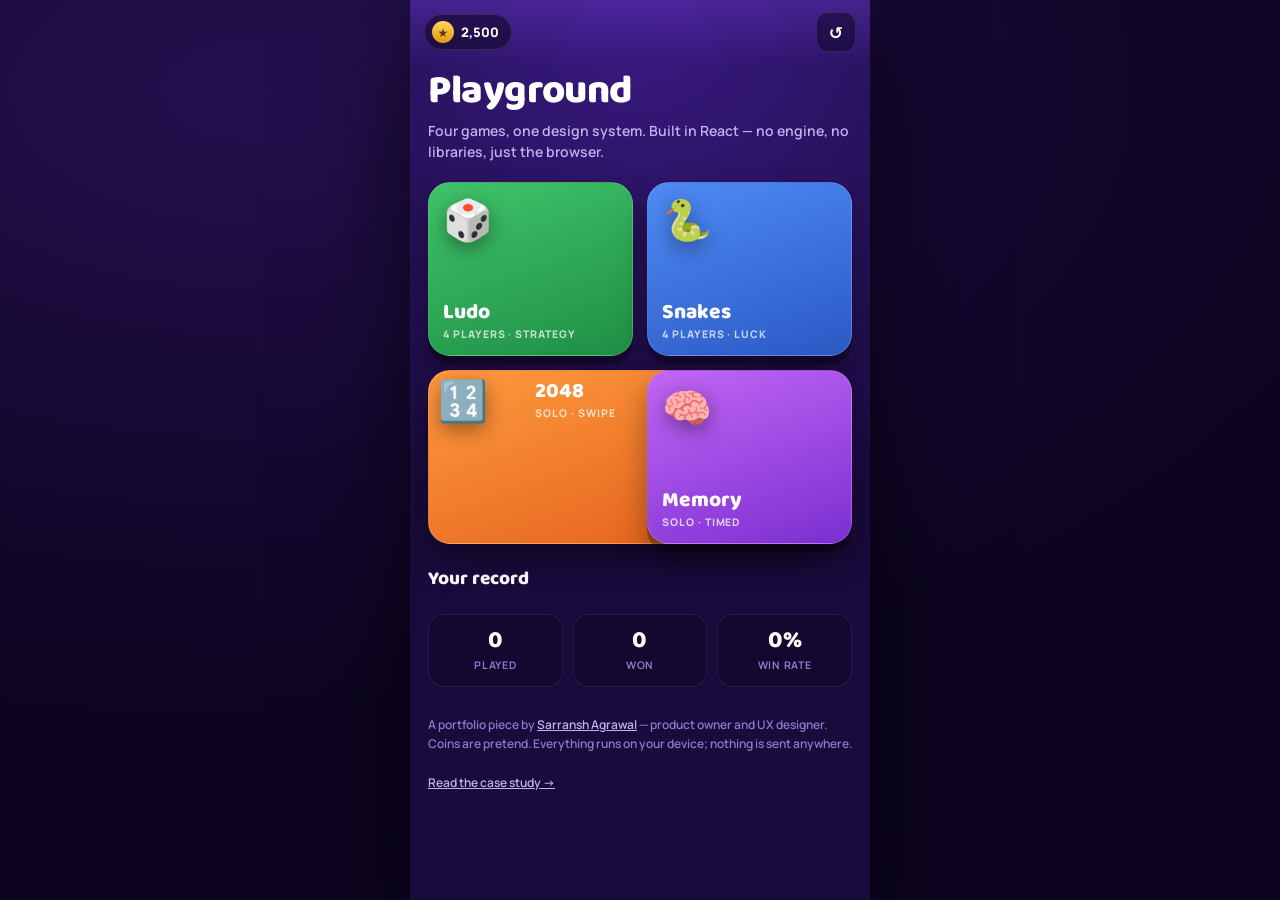
<file: play/index.html>
<!doctype html>
<html lang="en">
<head>
<meta charset="utf-8">
<meta name="viewport" content="width=device-width,initial-scale=1,viewport-fit=cover,maximum-scale=1">
<meta name="theme-color" content="#2A1361">
<title>Playground — four mini games by Sarransh Agrawal</title>
<meta name="description" content="A mobile-first game arcade built in React: Ludo against bots, Snakes &amp; Ladders, 2048 and Memory Match — four different interaction models on one design system.">
<link rel="canonical" href="https://sarranshagrawal.netlify.app/play/">
<meta property="og:type" content="website">
<meta property="og:site_name" content="Sarransh Agrawal">
<meta property="og:title" content="Playground — four mini games, one design system">
<meta property="og:description" content="Ludo against bots, Snakes &amp; Ladders, 2048 and Memory Match. Built in React, mobile-first.">
<meta property="og:url" content="https://sarranshagrawal.netlify.app/play/">
<meta name="twitter:card" content="summary_large_image">
<link rel="preconnect" href="https://fonts.googleapis.com">
<link rel="preconnect" href="https://fonts.gstatic.com" crossorigin>
<link href="https://fonts.googleapis.com/css2?family=Baloo+2:wght@600;700;800&family=Manrope:wght@500;600;700;800&display=swap" rel="stylesheet">
  <script type="module" crossorigin src="/play/assets/index-CIkeW3x6.js"></script>
  <link rel="stylesheet" crossorigin href="/play/assets/index-DYcRdsep.css">
</head>
<body>
<div id="root"></div>
</body>
</html>
</file>
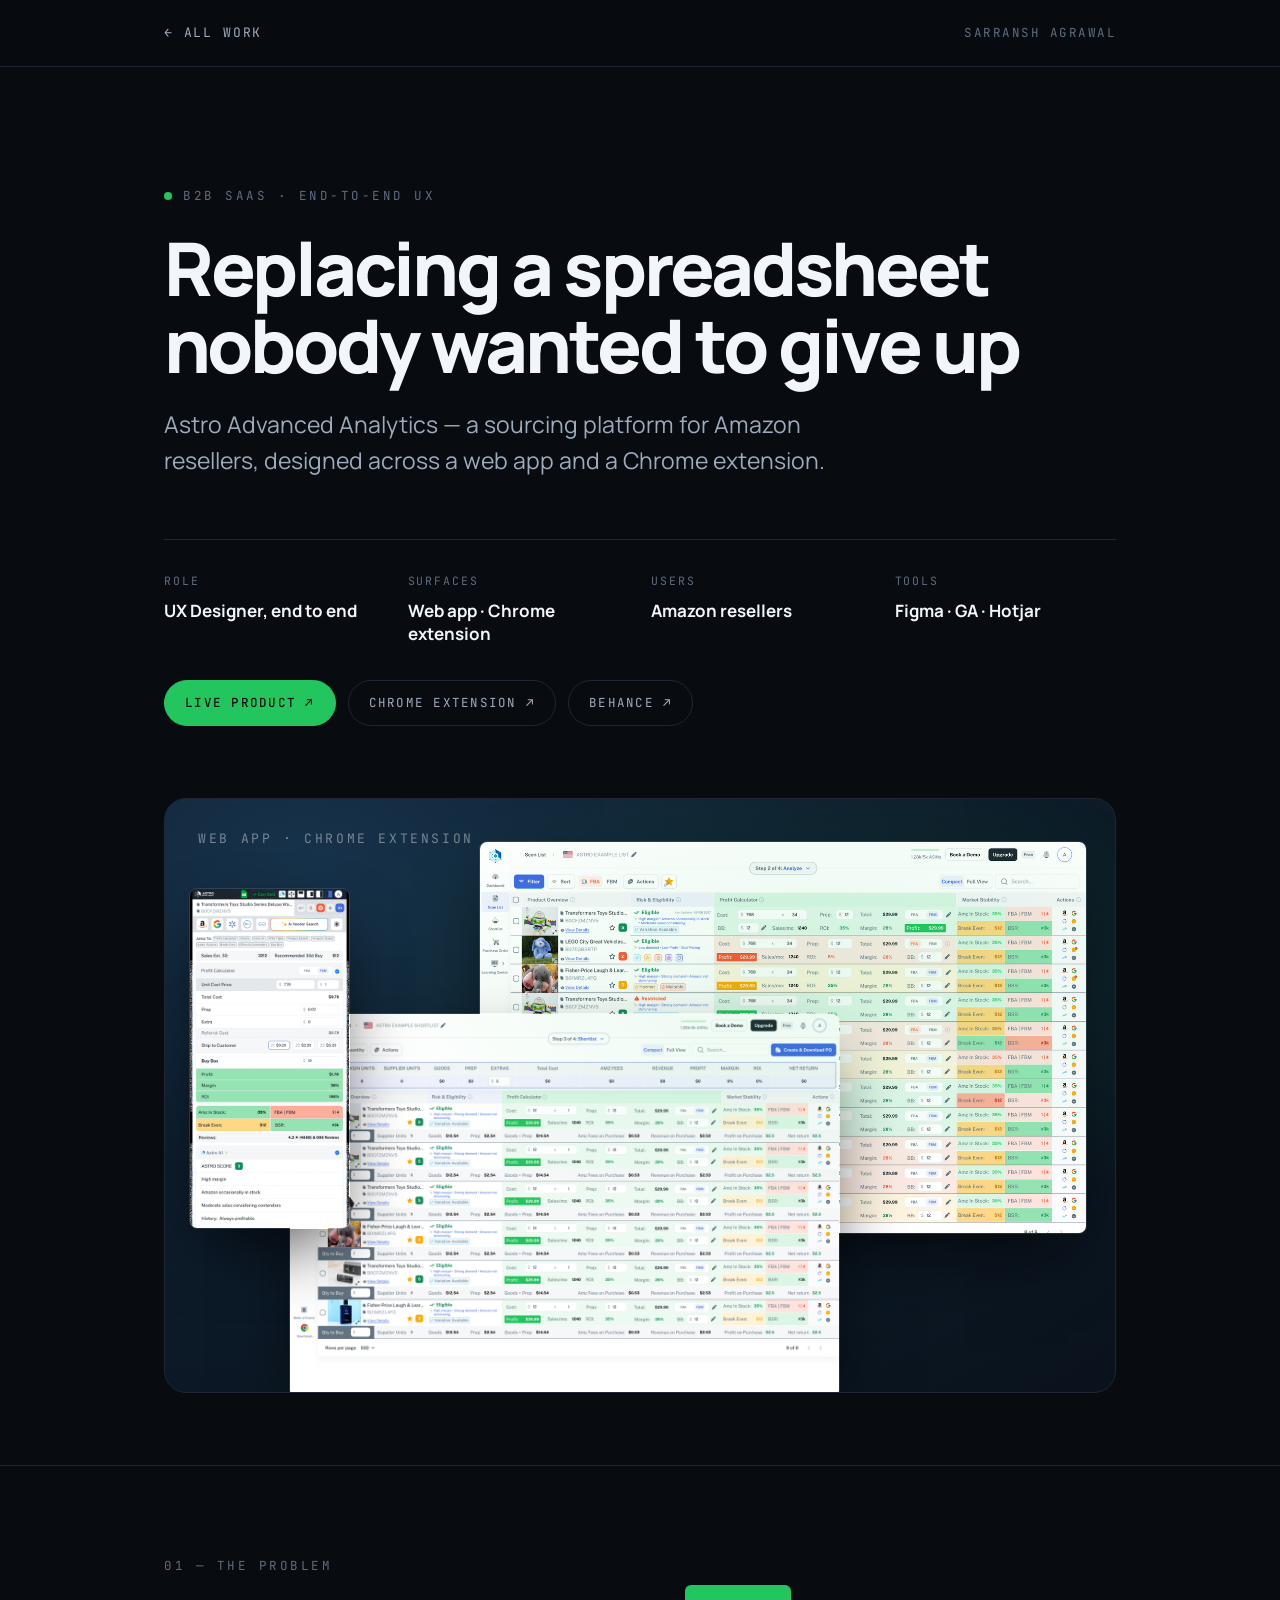
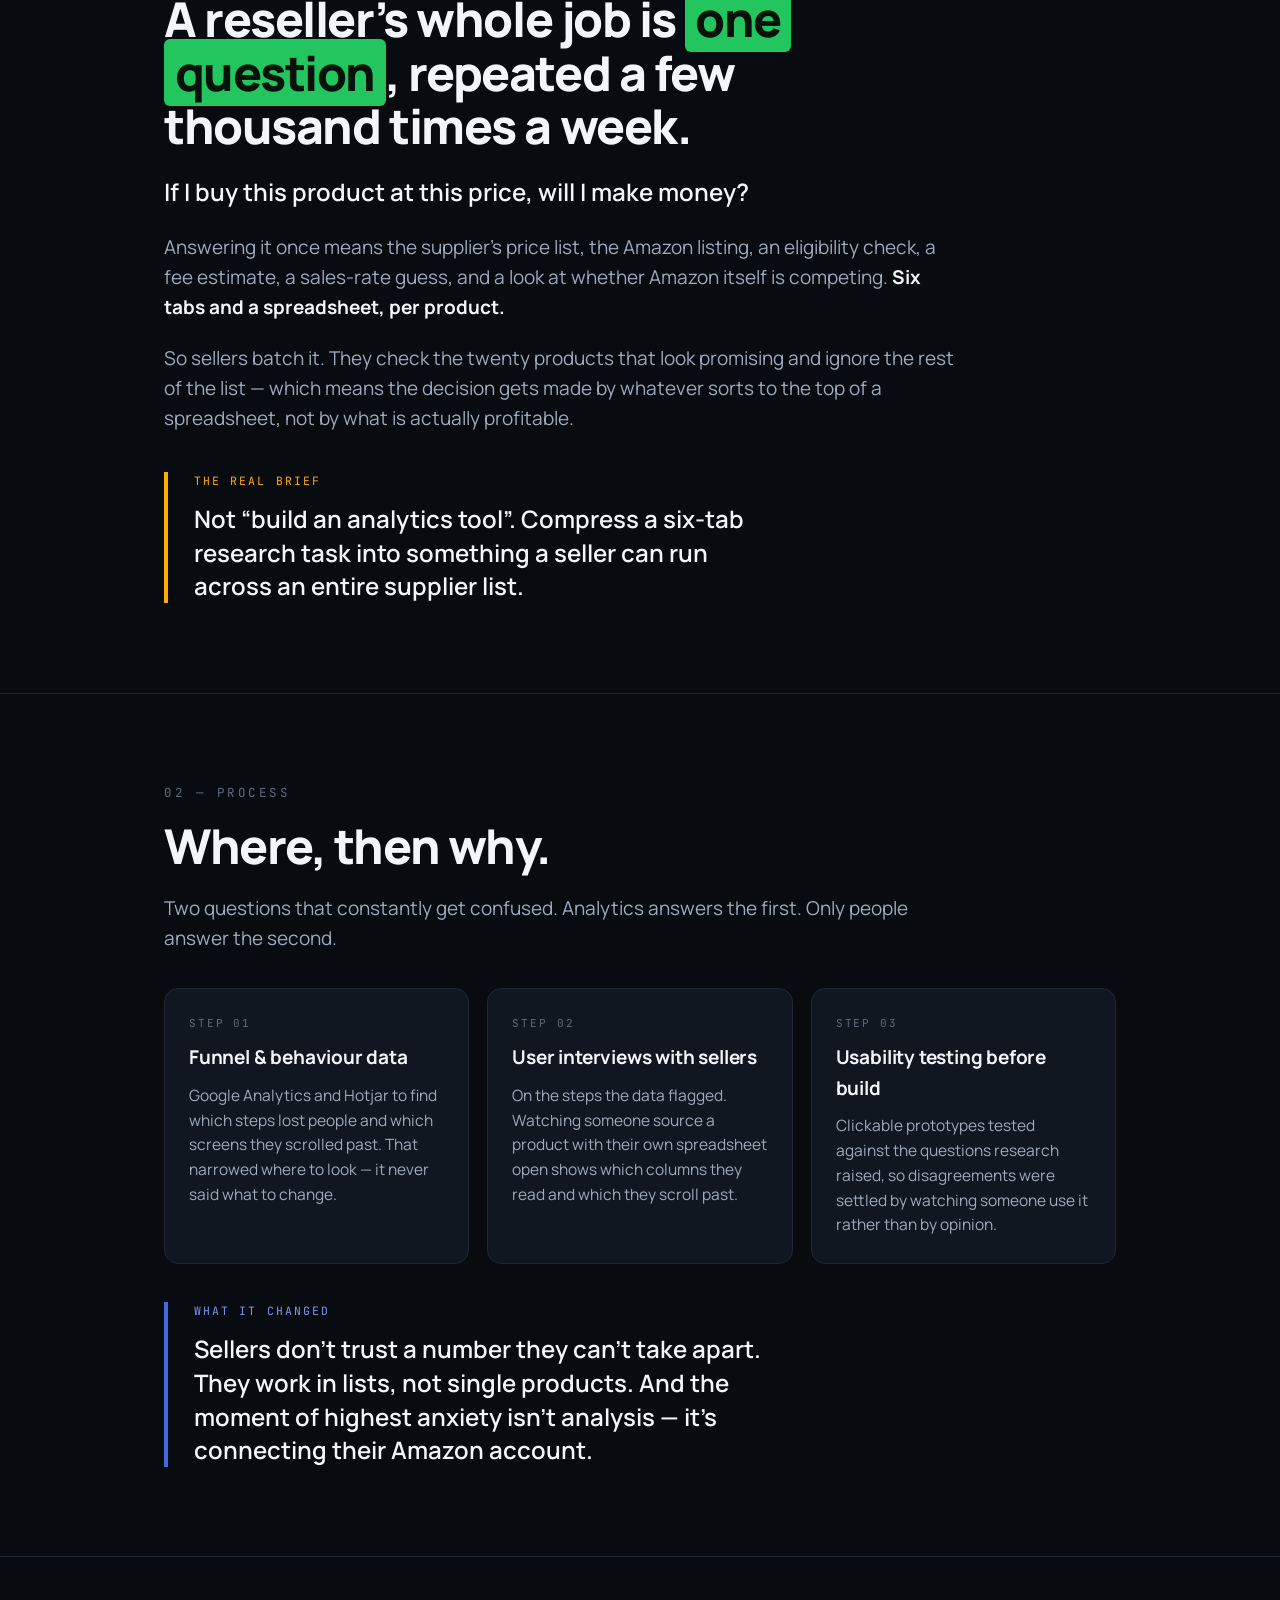
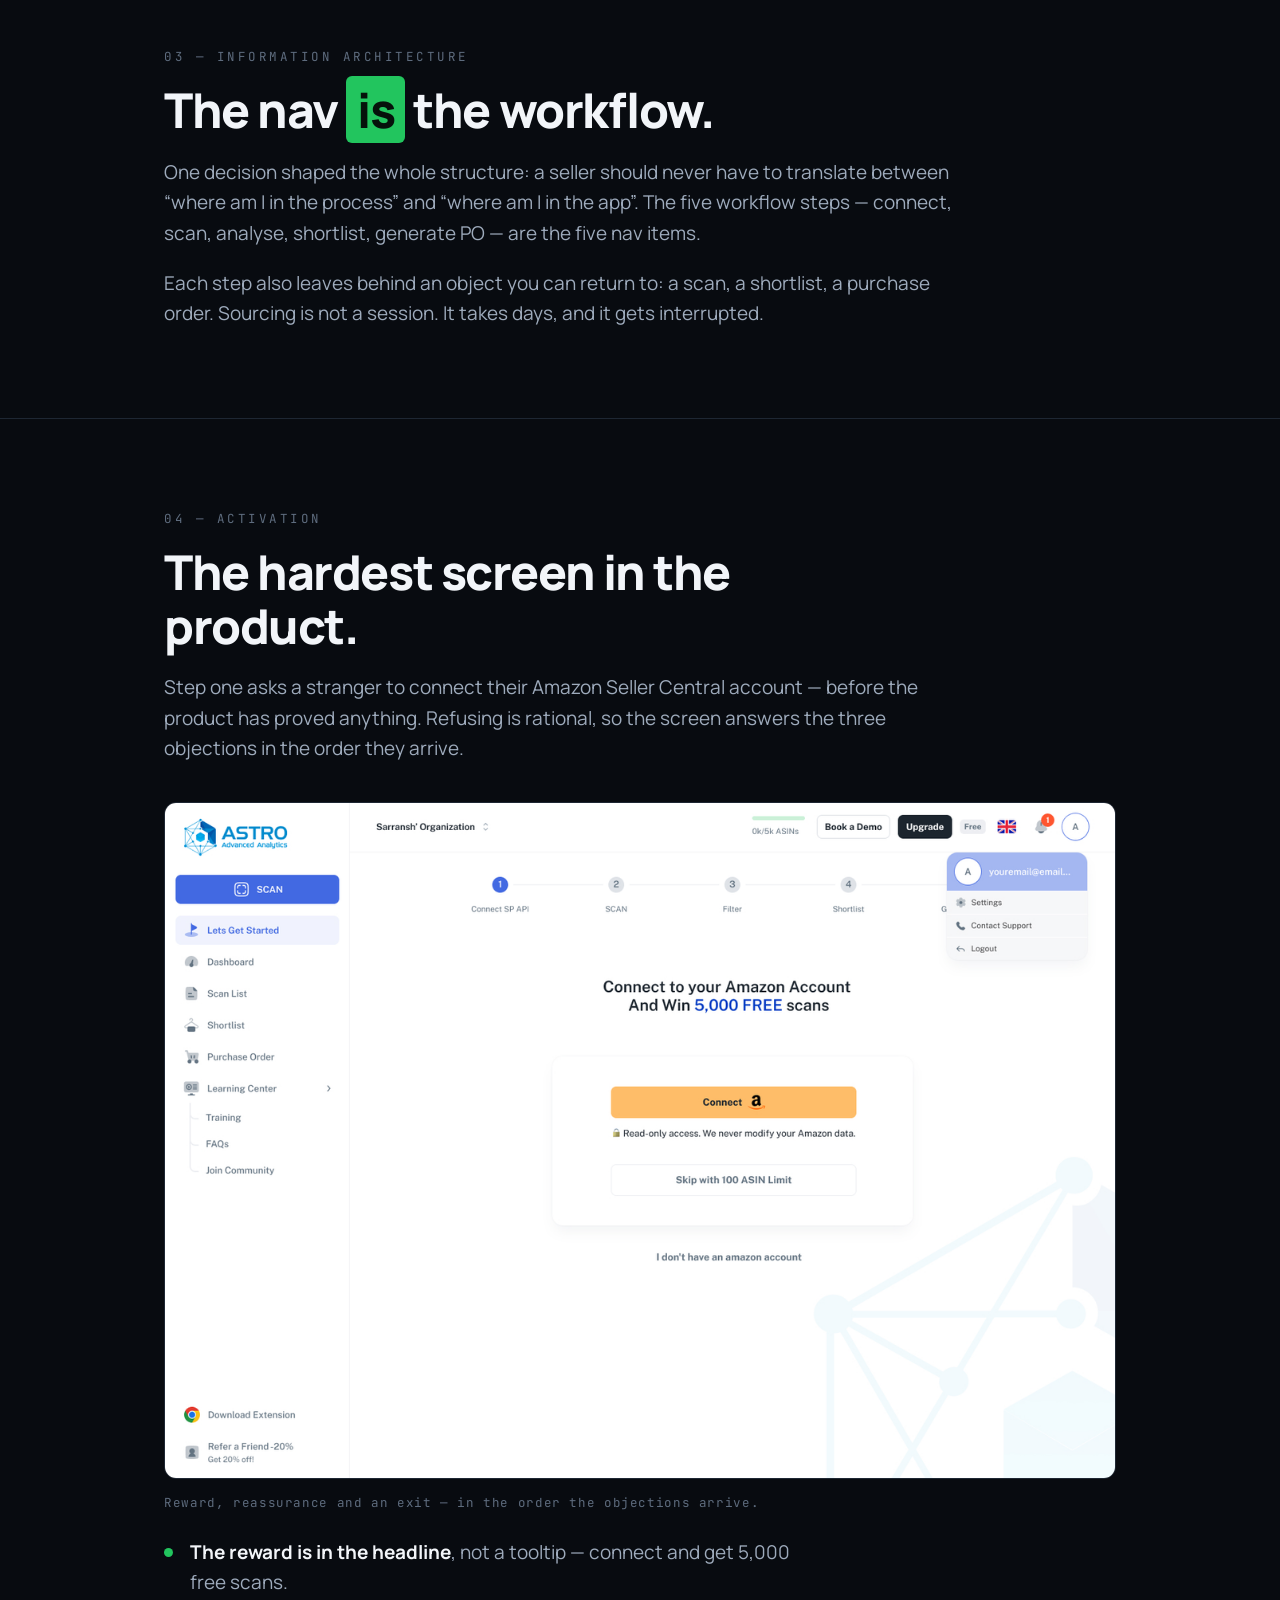
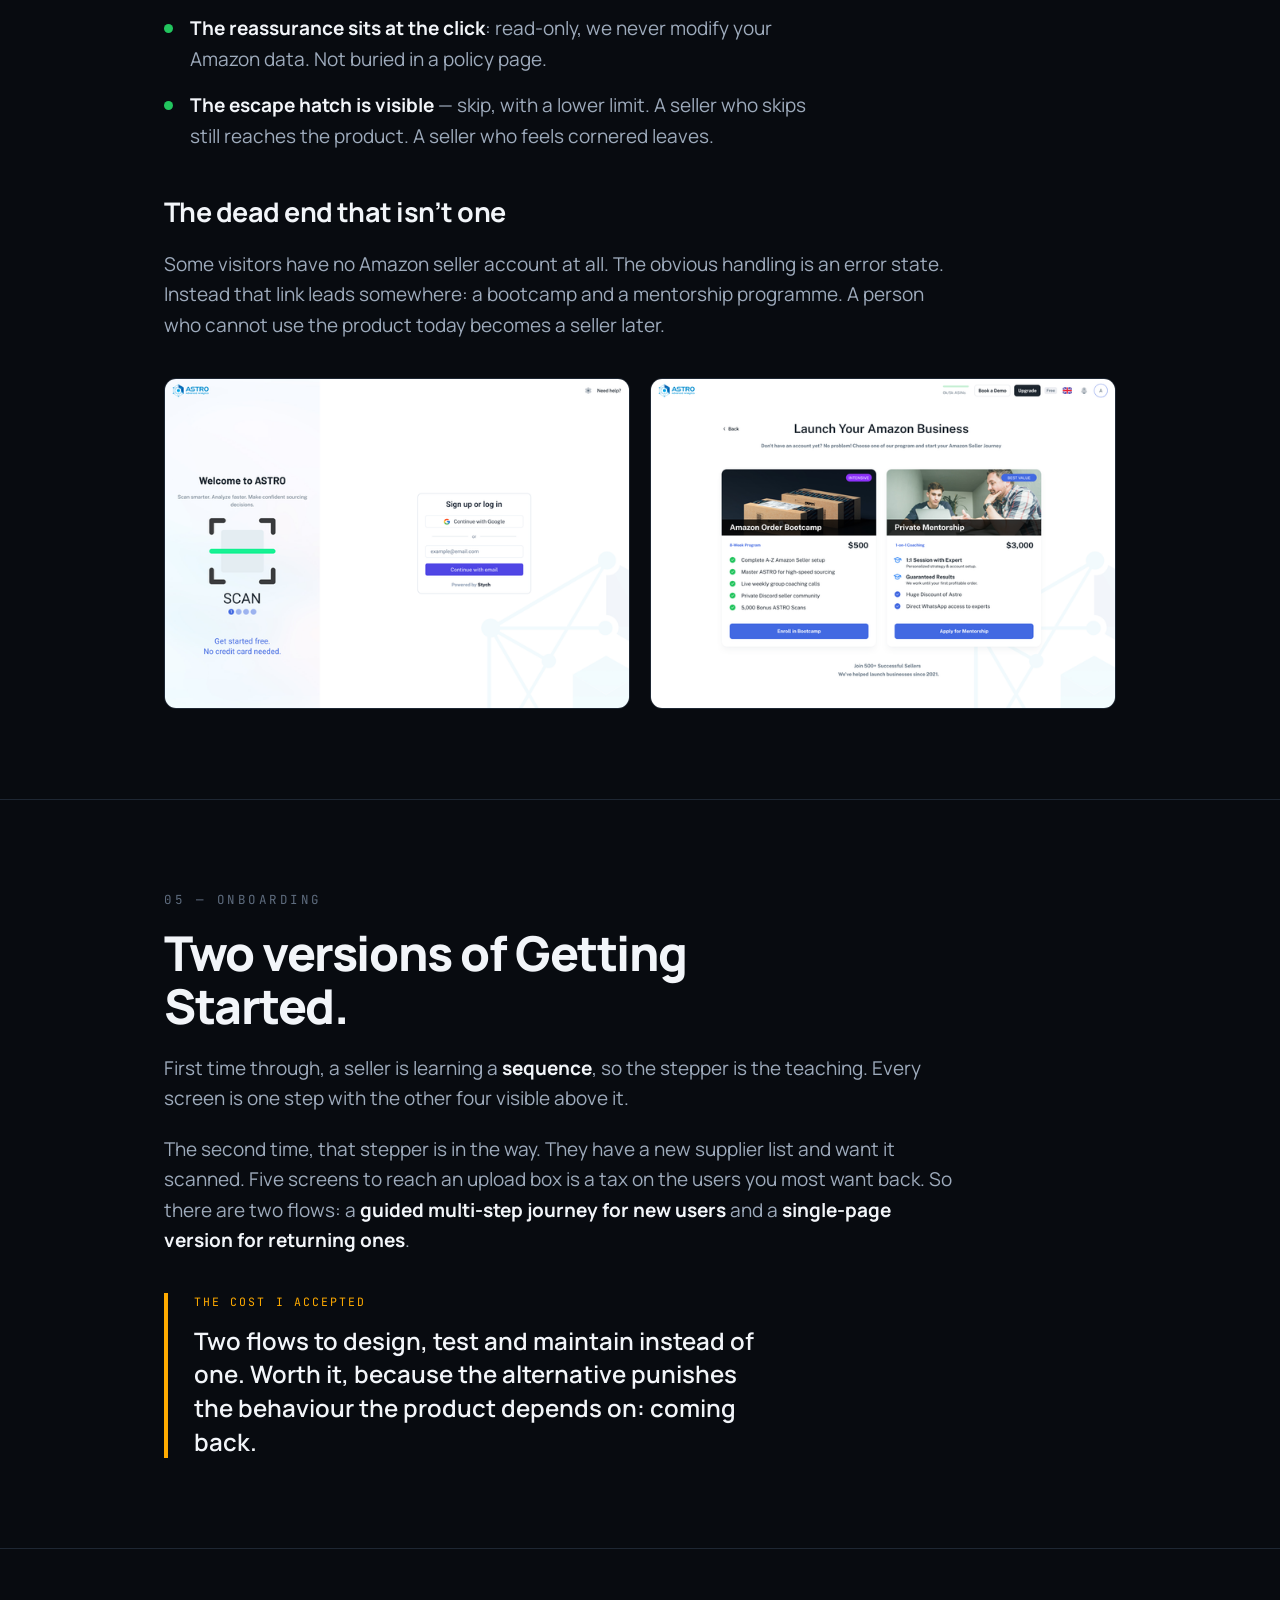
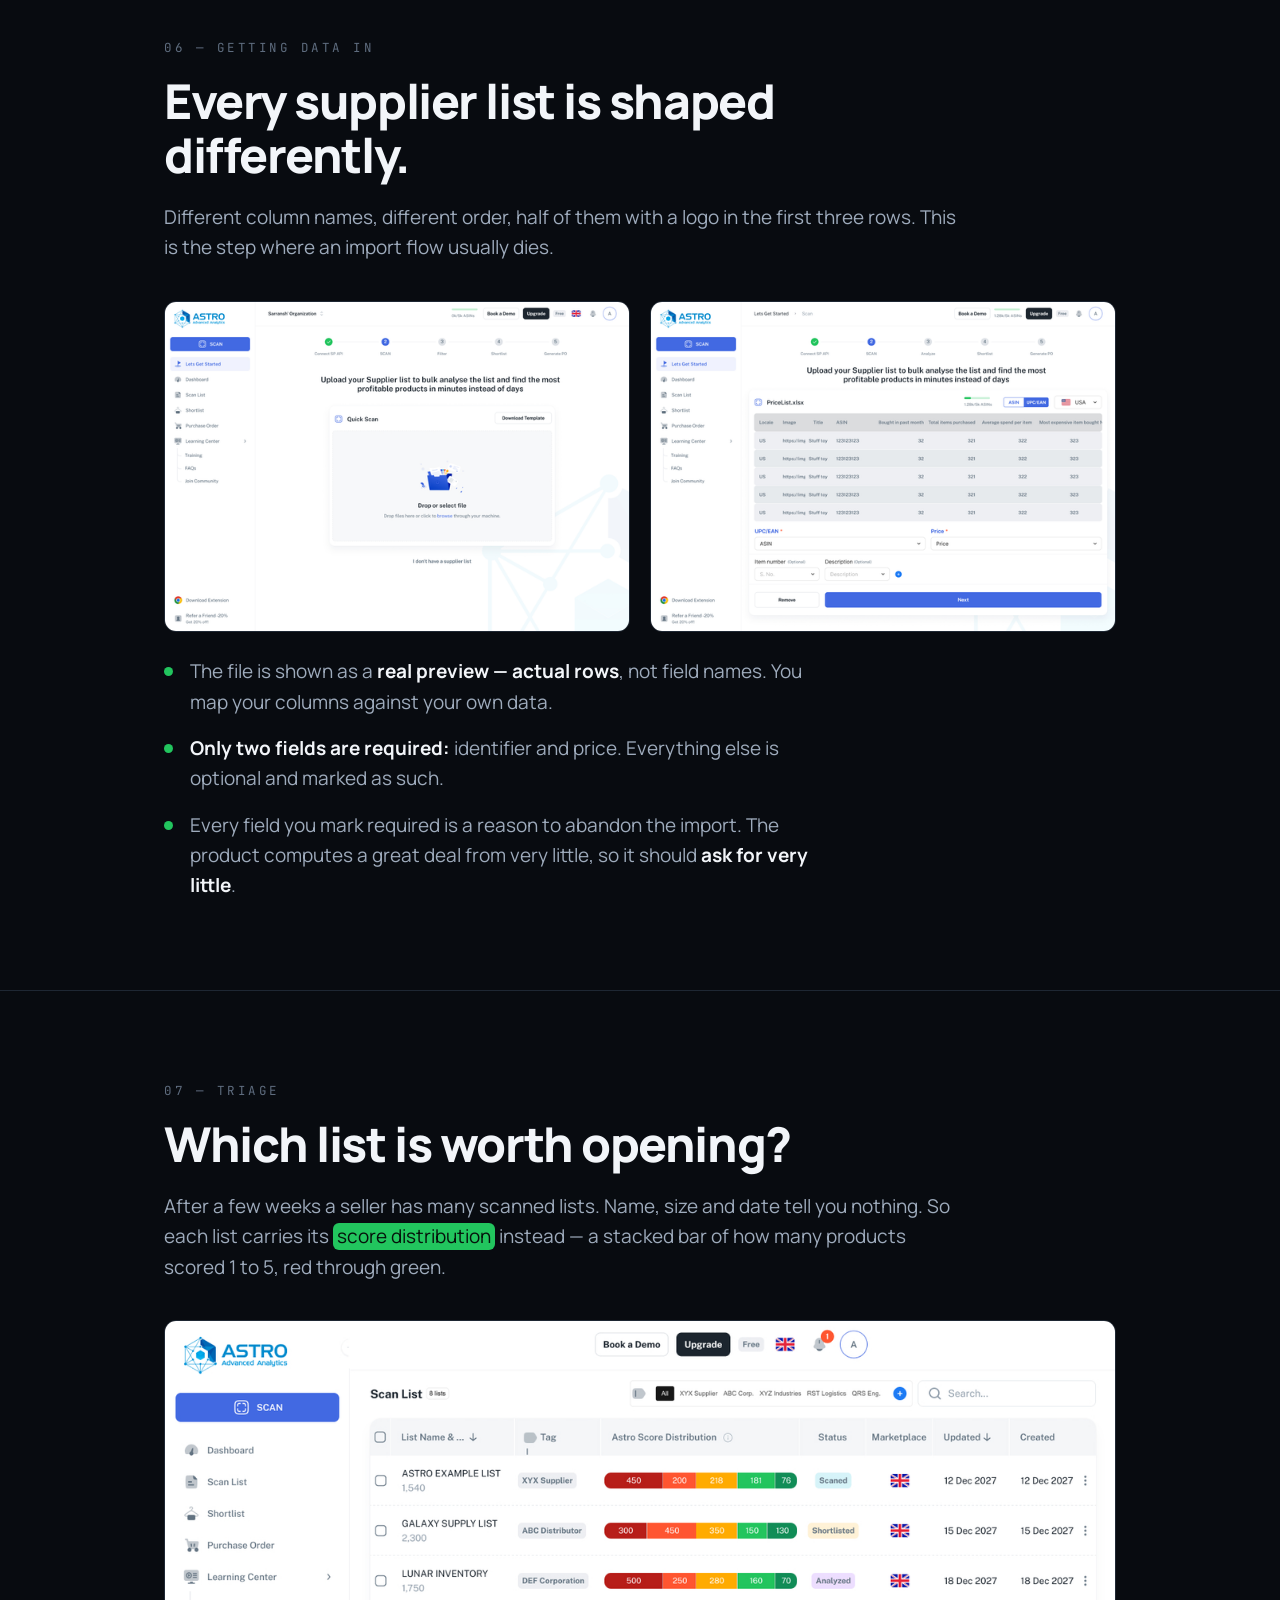
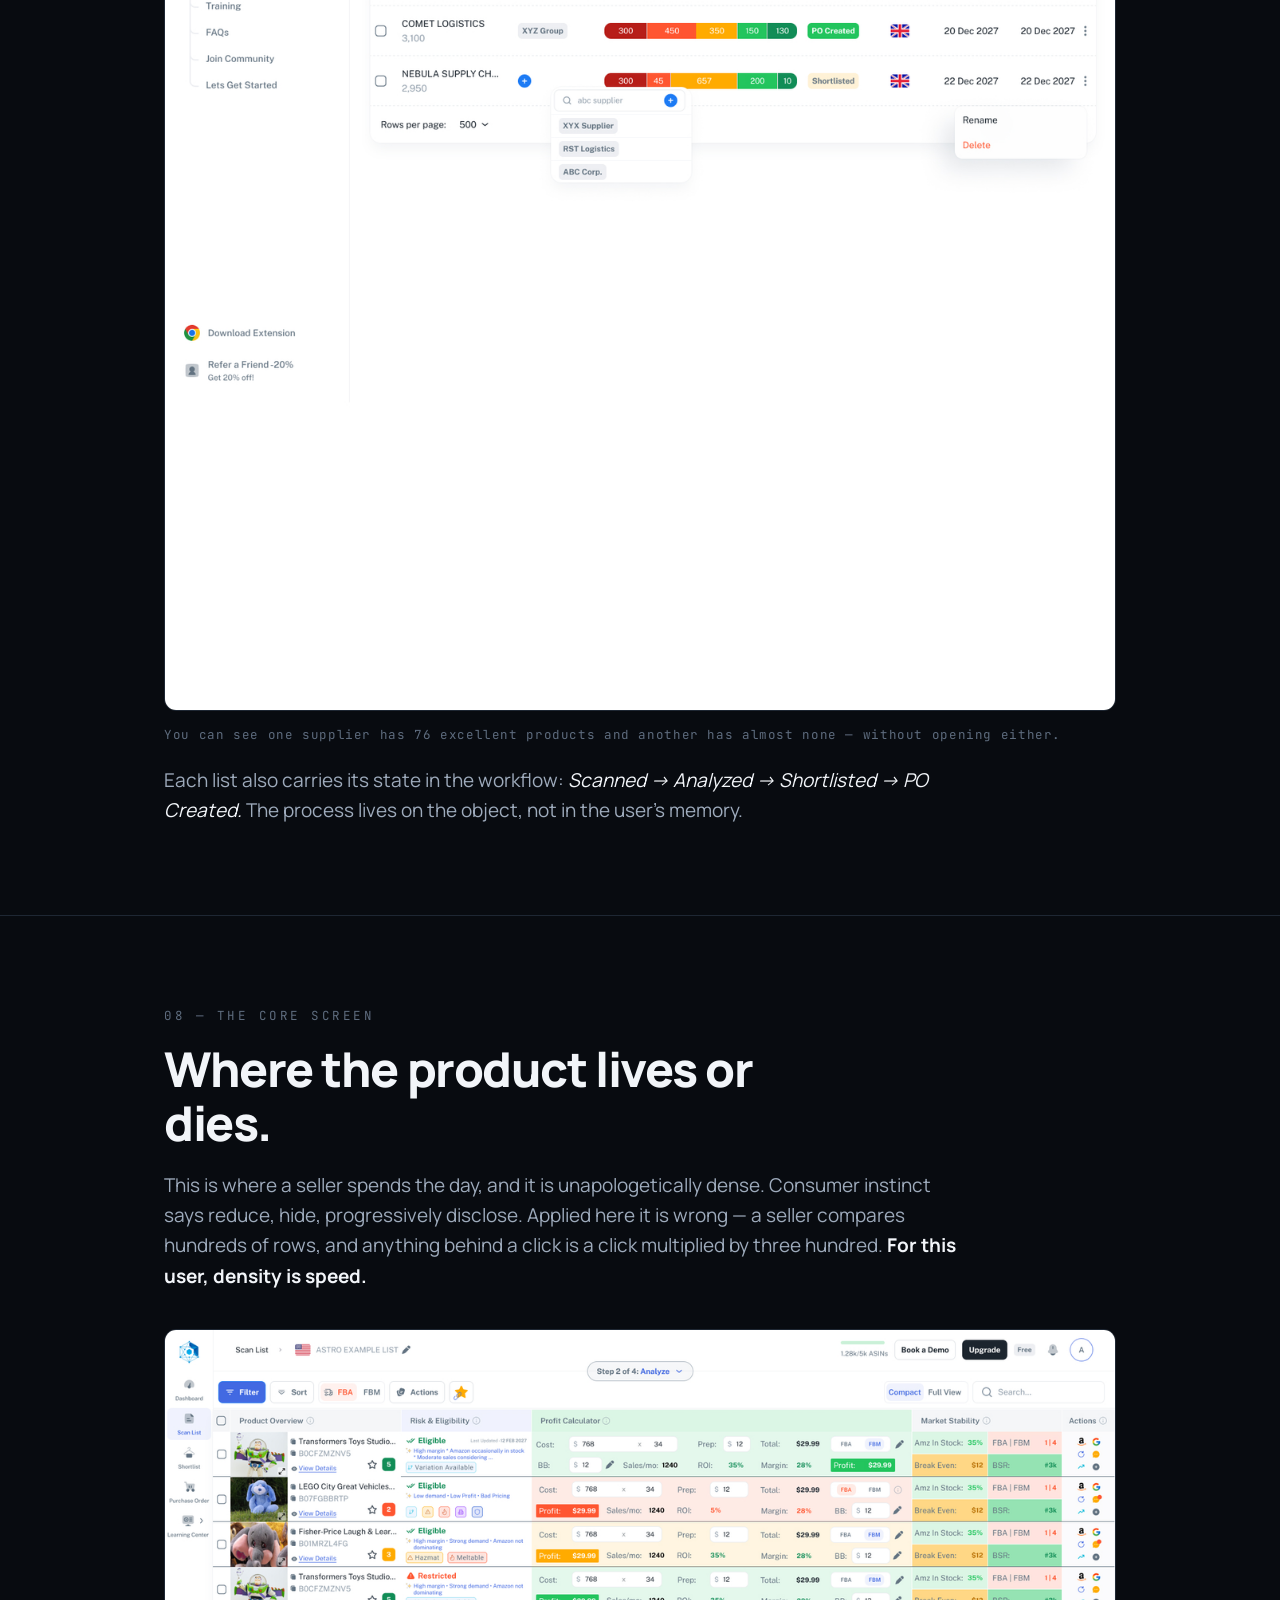
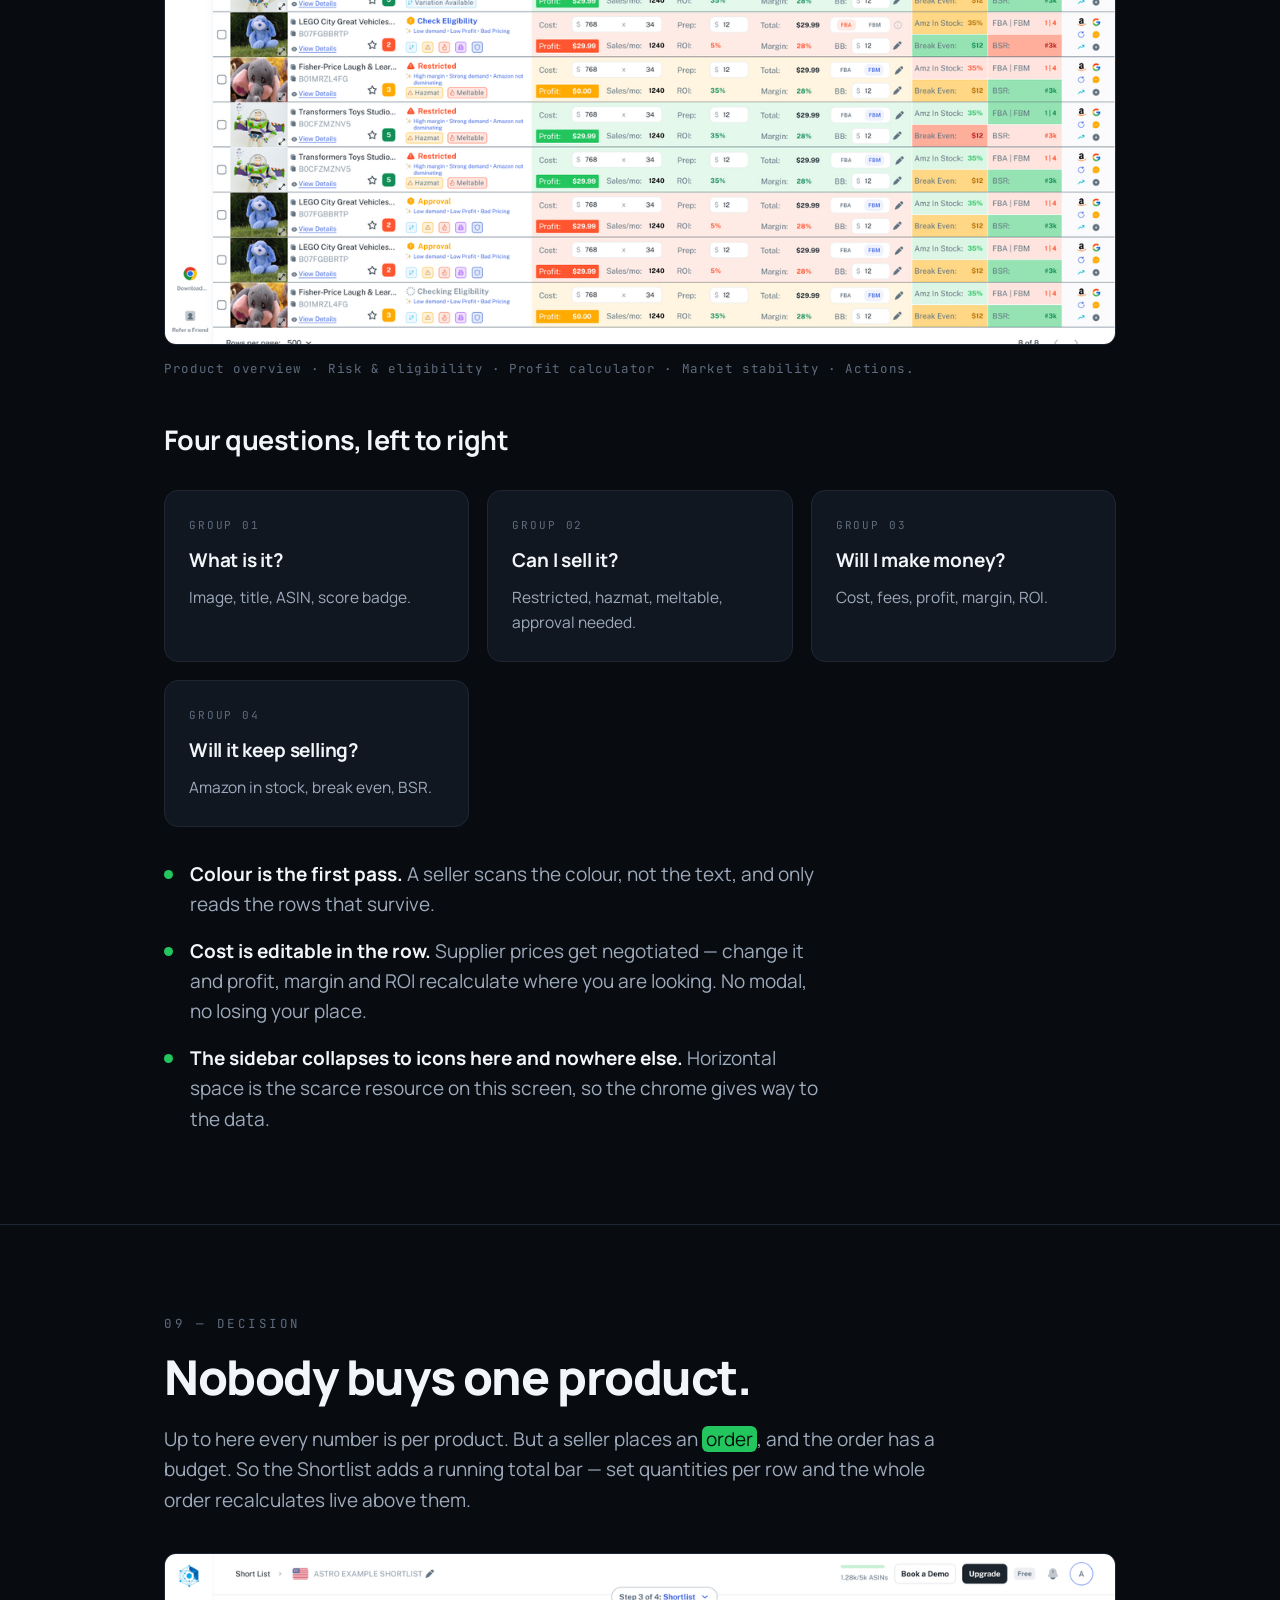
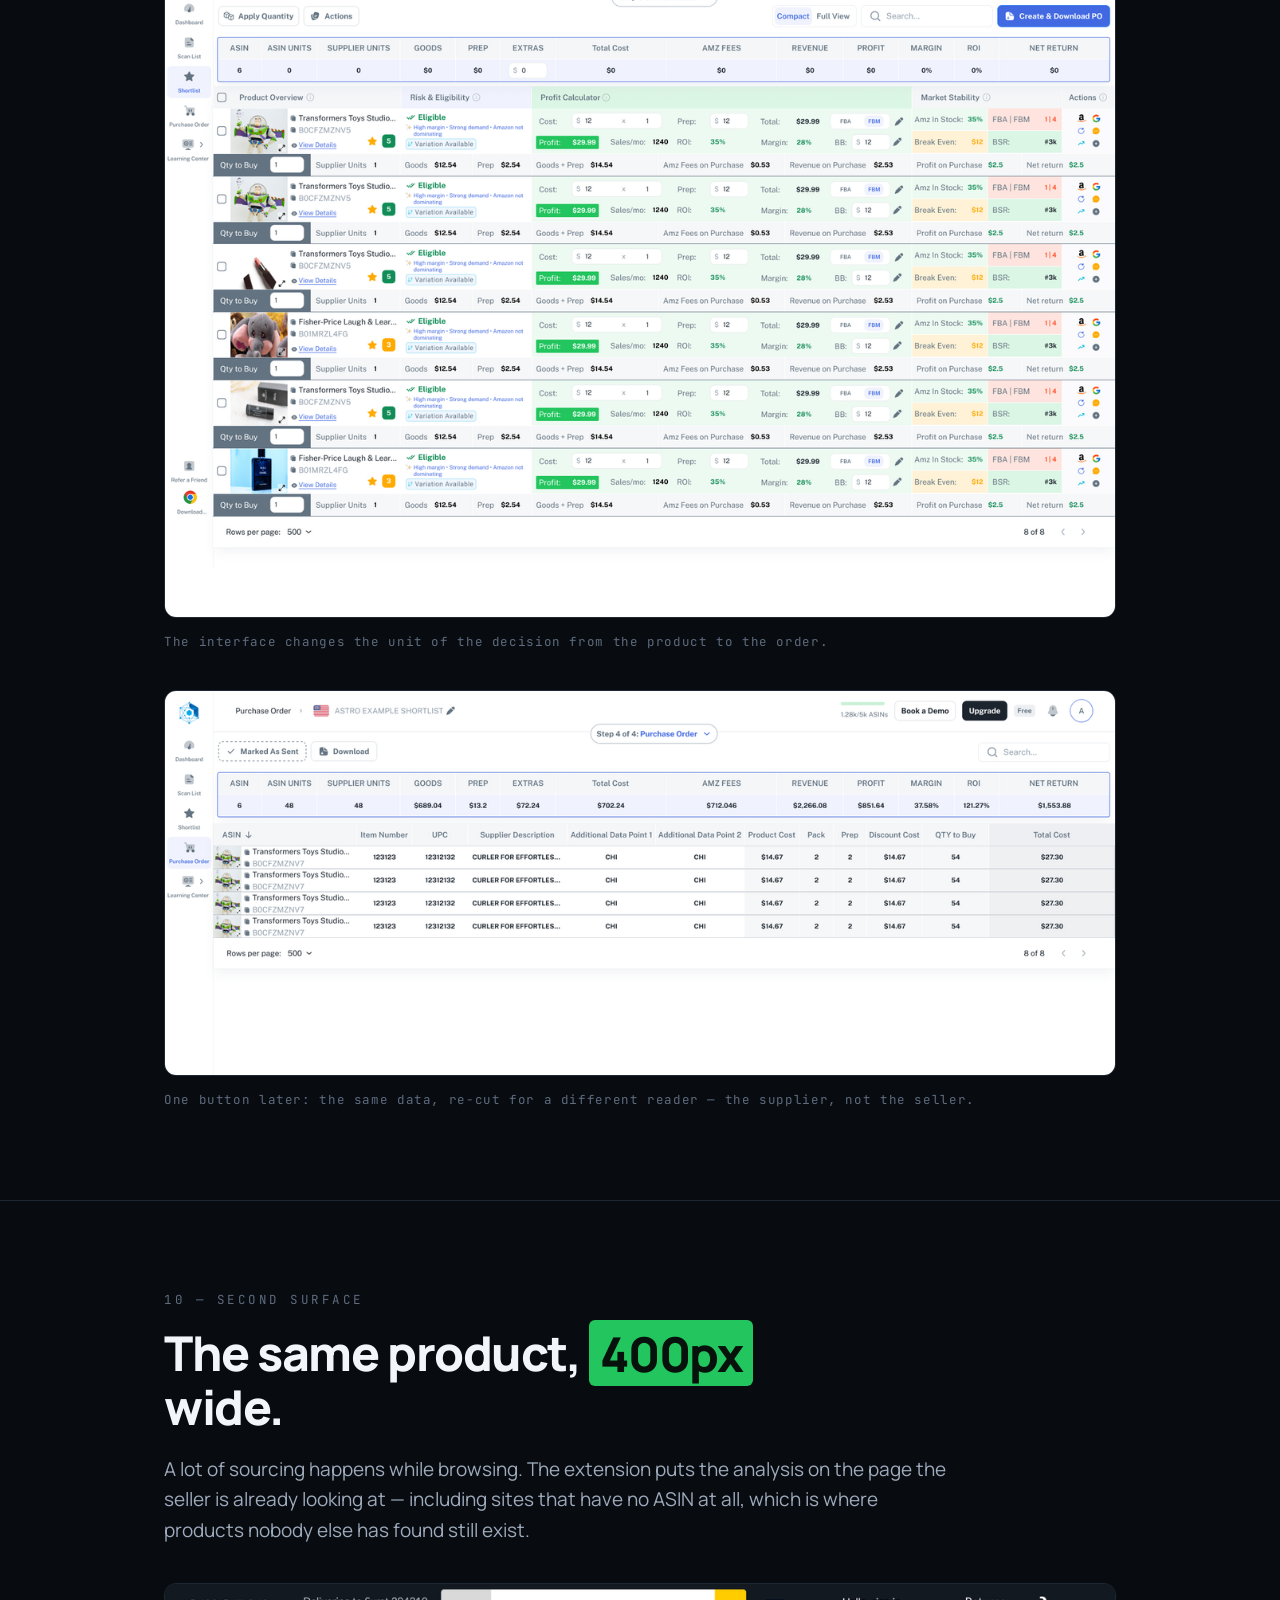
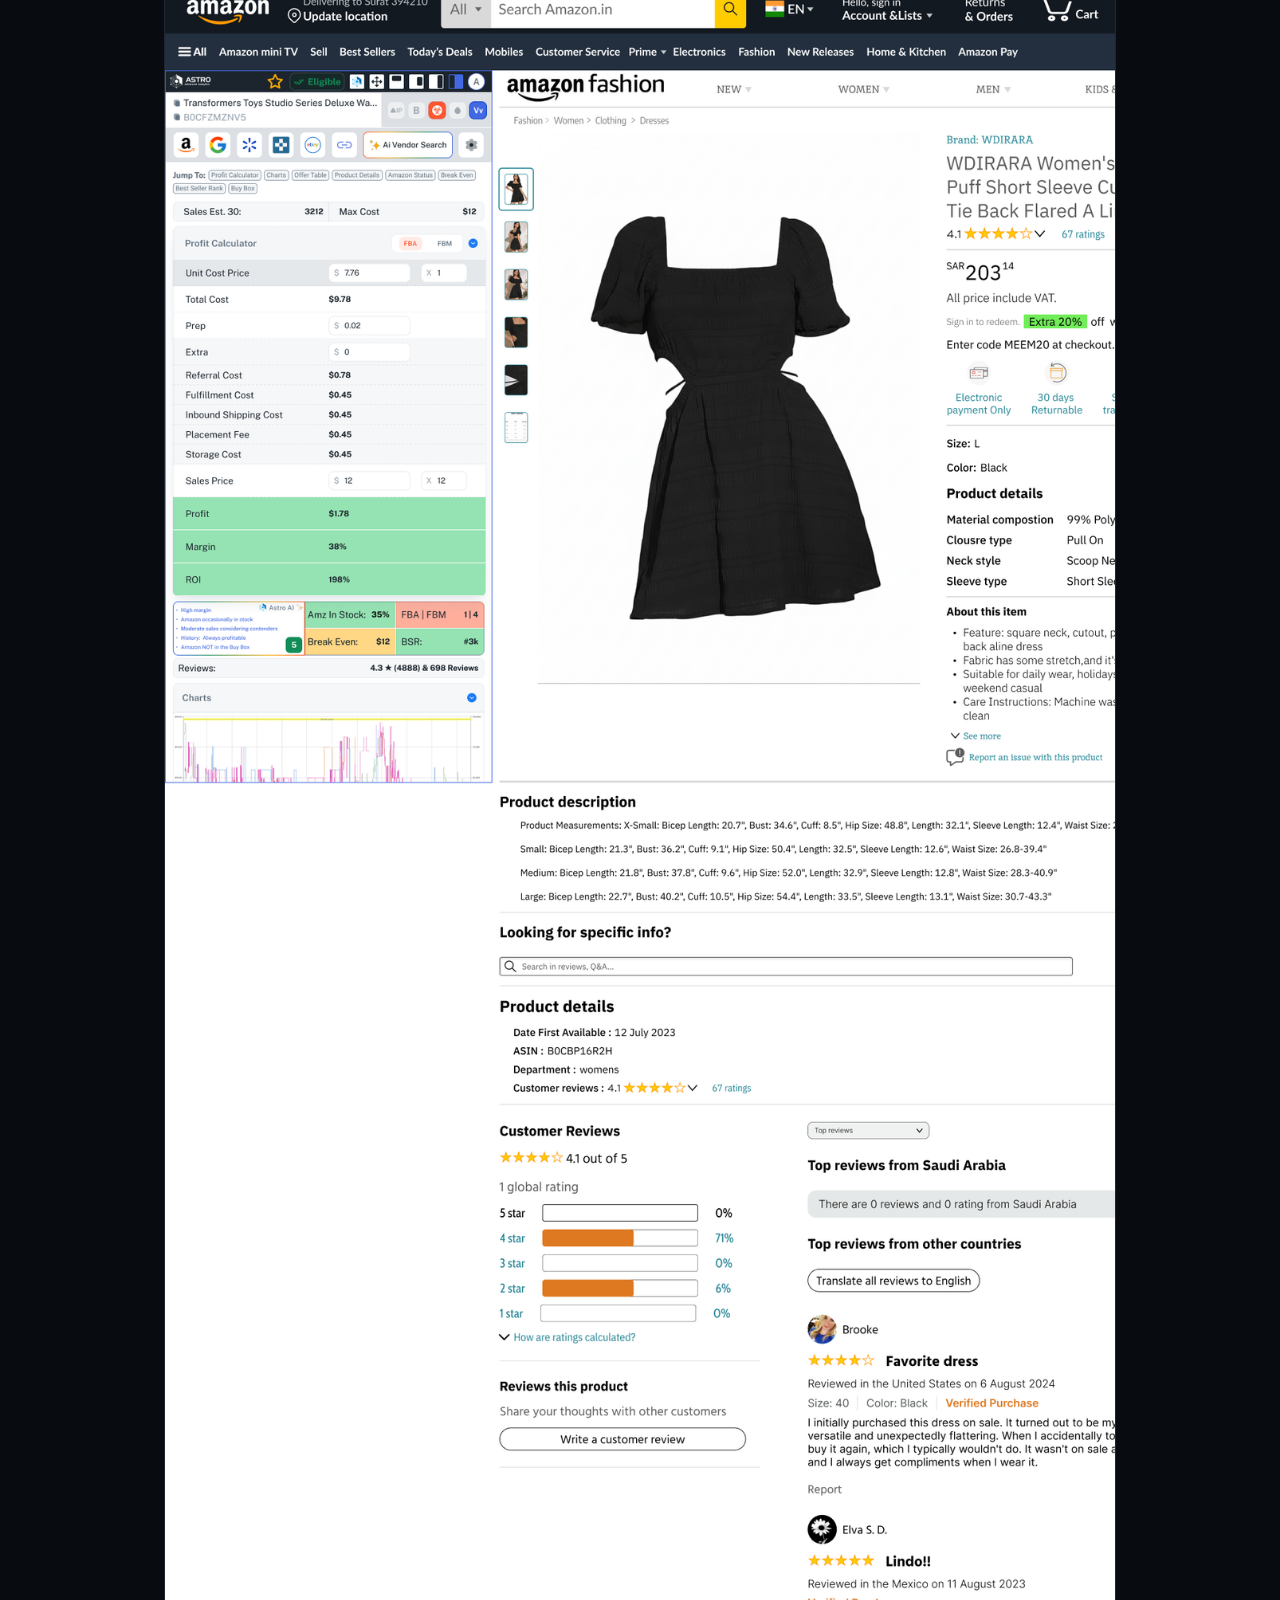
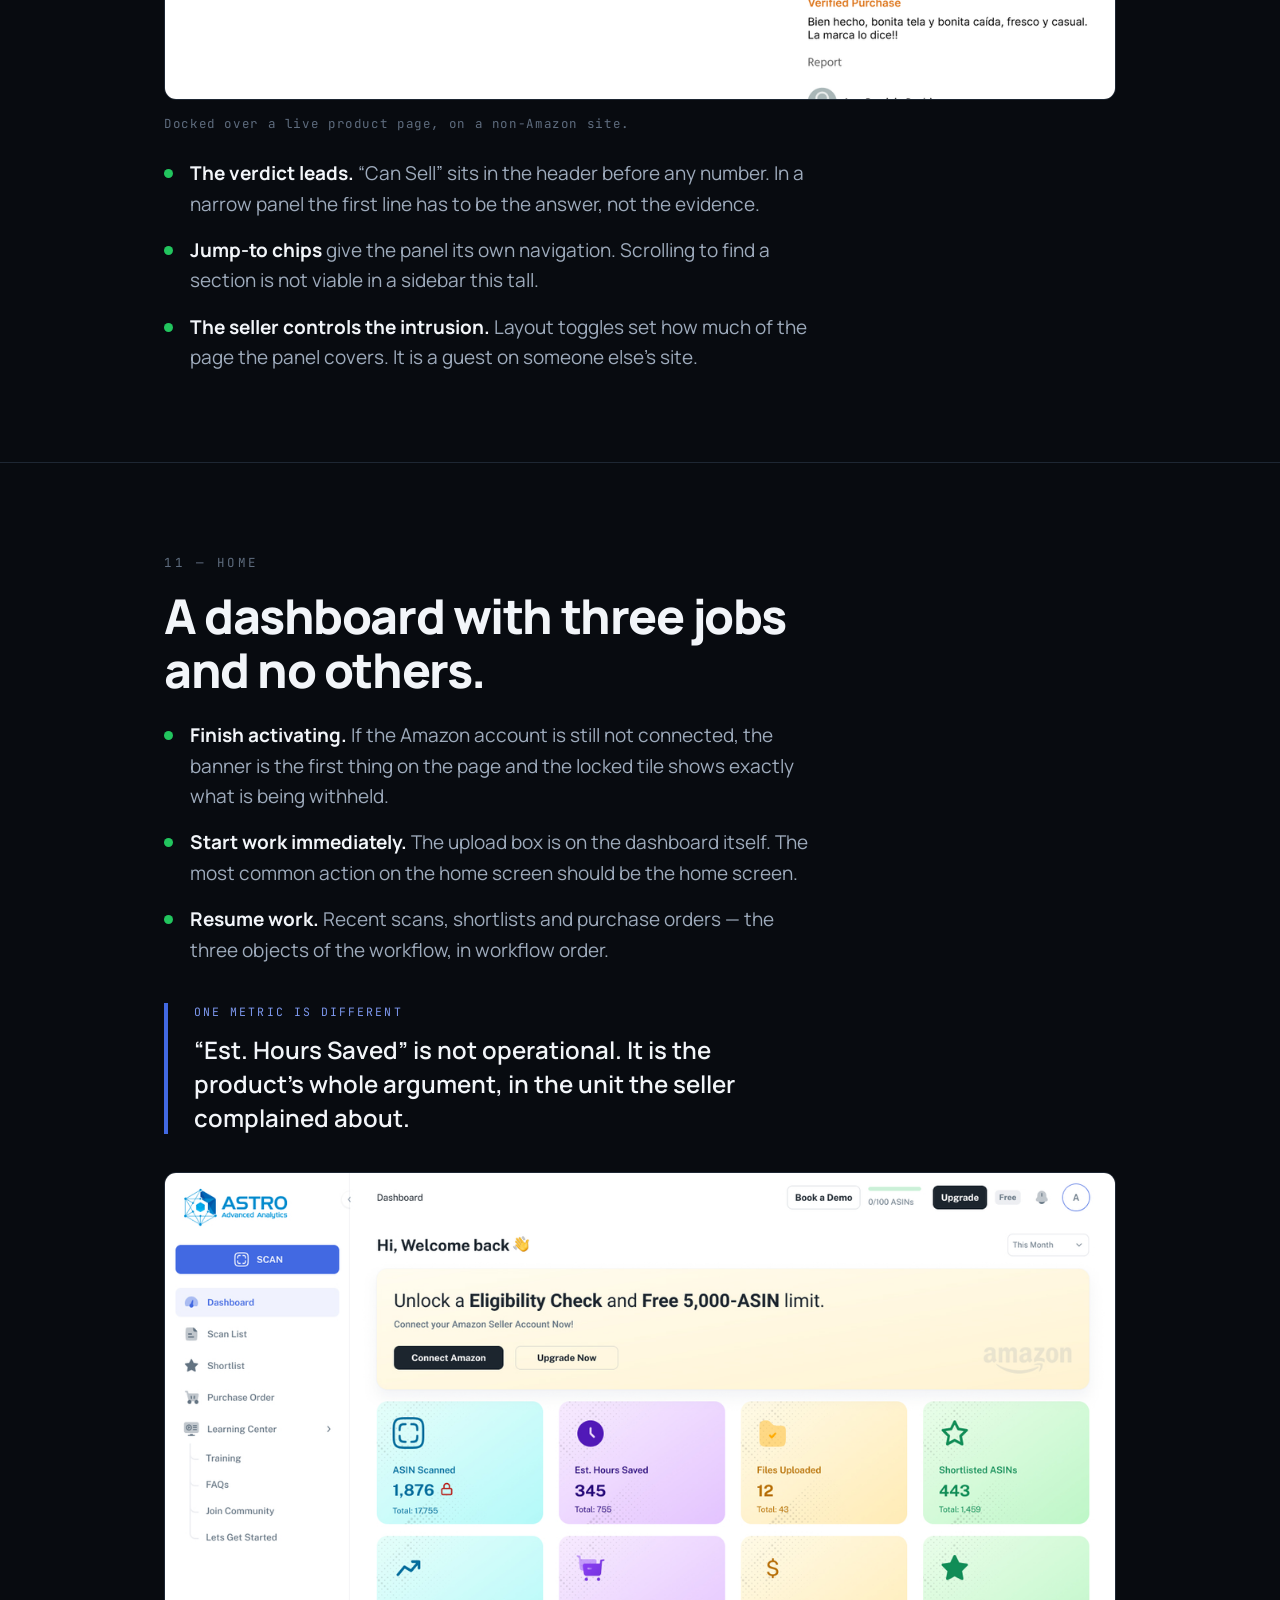
<file: work/astro-advanced-analytics.html>
<!doctype html>
<html lang="en">
<head>
<meta charset="utf-8">
<meta name="viewport" content="width=device-width,initial-scale=1">
<title>Astro Advanced Analytics — End-to-End UX Case Study | Sarransh Agrawal</title>
<meta name="description" content="How I designed Astro Advanced Analytics — a sourcing platform for Amazon resellers, across a web app and a Chrome extension. Problem framing, IA, user flows, design system and the tradeoffs I made.">
<link rel="canonical" href="https://sarranshagrawal.netlify.app/work/astro-advanced-analytics.html">
<meta property="og:type" content="article">
<meta property="og:site_name" content="Sarransh Agrawal">
<meta property="og:title" content="Astro Advanced Analytics — End-to-End UX Case Study">
<meta property="og:description" content="A sourcing platform for Amazon resellers, designed across a web app and a Chrome extension.">
<meta property="og:url" content="https://sarranshagrawal.netlify.app/work/astro-advanced-analytics.html">
<meta property="og:image" content="https://sarranshagrawal.netlify.app/work/img/astro/product-table.png">
<meta name="twitter:card" content="summary_large_image">
<meta name="twitter:image" content="https://sarranshagrawal.netlify.app/work/img/astro/product-table.png">
<link rel="preconnect" href="https://fonts.googleapis.com">
<link rel="preconnect" href="https://fonts.gstatic.com" crossorigin>
<link href="https://fonts.googleapis.com/css2?family=Manrope:wght@400;500;600;700;800&family=JetBrains+Mono:wght@400;500&display=swap" rel="stylesheet">
<style>
*{box-sizing:border-box;margin:0;padding:0}
:root{
  --ink:#080B10; --ink2:#111720; --line:#1E2733;
  --d1:#F2F5F9; --d2:#9EABBC; --d3:#5E6C7E;
  --blue:#4269E2; --green:#22C55E; --amber:#FFAB00;
  --mono:'JetBrains Mono',ui-monospace,Consolas,monospace;
  --pad:clamp(20px,5vw,72px);
}
html{scroll-behavior:smooth}
body{background:var(--ink);color:var(--d1);font-family:Manrope,'Segoe UI',system-ui,sans-serif;
  -webkit-font-smoothing:antialiased;line-height:1.6}
img{max-width:100%;display:block}
a{color:inherit}
.wrap{max-width:1080px;margin:0 auto;padding:0 var(--pad)}

/* nav */
.nav{position:sticky;top:0;z-index:50;background:rgba(8,11,16,.82);backdrop-filter:blur(14px);
  border-bottom:1px solid var(--line)}
.nav .wrap{display:flex;align-items:center;justify-content:space-between;height:66px}
.nav a.home{font-family:var(--mono);font-size:13px;letter-spacing:.14em;text-transform:uppercase;
  color:var(--d2);text-decoration:none}
.nav a.home:hover{color:var(--d1)}
.nav .who{font-family:var(--mono);font-size:12.5px;letter-spacing:.12em;color:var(--d3);text-transform:uppercase}

/* hero */
.hero{padding:clamp(56px,9vw,120px) 0 clamp(40px,6vw,72px)}
.eyebrow{display:inline-flex;align-items:center;gap:11px;font-family:var(--mono);font-size:12.5px;
  letter-spacing:.2em;text-transform:uppercase;color:var(--d3)}
.eyebrow i{width:8px;height:8px;border-radius:50%;background:var(--green)}
h1{font-size:clamp(38px,6.6vw,74px);line-height:1.04;letter-spacing:-.04em;font-weight:800;margin-top:22px}
.sub{font-size:clamp(17px,2.2vw,23px);color:var(--d2);margin-top:22px;max-width:52ch}
.metarow{display:grid;grid-template-columns:repeat(auto-fit,minmax(180px,1fr));gap:22px;
  margin-top:clamp(36px,5vw,60px);padding-top:32px;border-top:1px solid var(--line)}
.metarow .k{font-family:var(--mono);font-size:11.5px;letter-spacing:.17em;text-transform:uppercase;color:var(--d3)}
.metarow .v{font-size:17px;font-weight:700;margin-top:8px;line-height:1.4}
.links{display:flex;flex-wrap:wrap;gap:12px;margin-top:34px}
.links a{font-family:var(--mono);font-size:12.5px;letter-spacing:.1em;text-transform:uppercase;
  text-decoration:none;border:1px solid var(--line);padding:12px 20px;border-radius:999px;color:var(--d2)}
.links a:hover{border-color:var(--green);color:var(--green)}
.links a.p{background:var(--green);border-color:var(--green);color:#06120B;font-weight:500}

/* sections */
section.s{padding:clamp(48px,7vw,96px) 0;border-top:1px solid var(--line)}
.snum{font-family:var(--mono);font-size:12.5px;letter-spacing:.2em;color:var(--d3);text-transform:uppercase}
h2{font-size:clamp(28px,4.4vw,48px);line-height:1.12;letter-spacing:-.03em;font-weight:800;margin-top:16px;max-width:20ch}
h3{font-size:clamp(20px,2.6vw,27px);line-height:1.25;letter-spacing:-.02em;font-weight:700;margin-top:44px}
p{font-size:clamp(16px,1.9vw,19px);color:var(--d2);margin-top:20px;max-width:66ch}
p b,li b{color:var(--d1);font-weight:700}
p i{color:var(--d1);font-style:italic}
mark{background:var(--green);color:#06120B;padding:.02em .22em;border-radius:6px;
  box-decoration-break:clone;-webkit-box-decoration-break:clone}
ul{margin-top:24px;max-width:66ch;list-style:none;display:grid;gap:16px}
li{font-size:clamp(16px,1.9vw,19px);color:var(--d2);padding-left:26px;position:relative}
li::before{content:"";position:absolute;left:0;top:11px;width:9px;height:9px;border-radius:50%;background:var(--green)}

.fig{margin-top:38px}
.fig img{border-radius:12px;border:1px solid var(--line)}
.fig figcaption{font-family:var(--mono);font-size:12.5px;letter-spacing:.05em;color:var(--d3);margin-top:14px}
.two{display:grid;grid-template-columns:repeat(auto-fit,minmax(300px,1fr));gap:20px}

.pull{border-left:4px solid var(--amber);padding-left:26px;margin-top:38px;max-width:60ch}
.pull .l{font-family:var(--mono);font-size:11.5px;letter-spacing:.18em;text-transform:uppercase;color:var(--amber)}
.pull p{margin-top:12px;font-size:clamp(18px,2.4vw,24px);color:var(--d1);font-weight:600;line-height:1.4}
.pull.g{border-color:var(--green)} .pull.g .l{color:var(--green)}
.pull.b{border-color:var(--blue)} .pull.b .l{color:#7C97ED}

.cards{display:grid;grid-template-columns:repeat(auto-fit,minmax(230px,1fr));gap:18px;margin-top:34px}
.card{background:var(--ink2);border:1px solid var(--line);border-radius:14px;padding:26px 24px}
.card .k{font-family:var(--mono);font-size:11px;letter-spacing:.17em;text-transform:uppercase;color:var(--d3)}
.card .t{font-size:19px;font-weight:700;margin-top:10px;letter-spacing:-.01em}
.card p{font-size:15.5px;margin-top:10px}

.pal{display:grid;grid-template-columns:repeat(auto-fit,minmax(190px,1fr));gap:16px;margin-top:34px}
.sw{border:1px solid var(--line);border-radius:12px;overflow:hidden;background:var(--ink2)}
.sw .c{height:84px}
.sw .b{padding:16px 18px 20px}
.sw .hx{font-family:var(--mono);font-size:12px;color:var(--d3)}
.sw .nm{font-size:16px;font-weight:700;margin-top:5px}
.sw .wy{font-size:14px;color:var(--d2);margin-top:7px;line-height:1.45}

.ts{margin-top:28px;max-width:60ch}
.ts div{display:flex;justify-content:space-between;gap:20px;padding:13px 0;border-bottom:1px solid var(--line)}
.ts span{font-family:var(--mono);font-size:13.5px;color:var(--d3)}
.ts b{font-size:15px;font-weight:700;white-space:nowrap}

.tags{display:flex;flex-wrap:wrap;gap:9px;margin-top:38px}
.tags span{font-family:var(--mono);font-size:11.5px;letter-spacing:.1em;text-transform:uppercase;
  color:var(--d2);border:1px solid var(--line);padding:9px 15px;border-radius:999px}


/* layered hero mockup */
.stage{position:relative;margin-top:clamp(40px,6vw,72px);border-radius:clamp(14px,2vw,22px);
  overflow:hidden;background:
    radial-gradient(120% 120% at 15% 10%, #16324A 0%, #0E1E2E 45%, #0A131D 100%);
  aspect-ratio:16/10;border:1px solid var(--line)}
.stage::after{content:"";position:absolute;inset:0;pointer-events:none;
  background:radial-gradient(90% 70% at 70% 30%, rgba(34,197,94,.10), transparent 60%)}
.stage .l{position:absolute;border-radius:8px;overflow:hidden;border:1px solid rgba(255,255,255,.10);
  box-shadow:0 30px 70px -18px rgba(0,0,0,.75)}
.stage .l img{display:block;width:100%}
.l-back {left:33%; top:7%;  width:64%;}
.l-mid  {left:13%; top:36%; width:58%;}
.l-front{left:2.5%;top:15%; width:17%; aspect-ratio:9/19; overflow:hidden;}
.l-front img{width:100%}
.stage .cap{position:absolute;left:3.5%;top:5%;font-family:var(--mono);font-size:clamp(9px,1.1vw,13px);
  letter-spacing:.2em;text-transform:uppercase;color:rgba(255,255,255,.42);z-index:3}
@media(max-width:640px){
  .stage{aspect-ratio:4/3}
  .l-back{left:30%;top:8%;width:68%}
  .l-mid{left:10%;top:40%;width:62%}
  .l-front{left:2%;top:18%;width:22%}
}
footer{border-top:1px solid var(--line);padding:clamp(48px,7vw,88px) 0 60px;text-align:center}
footer h2{margin:0 auto;max-width:18ch}
footer .links{justify-content:center}
footer .fine{font-family:var(--mono);font-size:12px;letter-spacing:.1em;color:var(--d3);margin-top:44px}
</style>
</head>
<body>

<nav class="nav"><div class="wrap">
  <a class="home" href="/">&larr; All work</a>
  <span class="who">Sarransh Agrawal</span>
</div></nav>

<header class="hero"><div class="wrap">
  <div class="eyebrow"><i></i>B2B SaaS &middot; End-to-end UX</div>
  <h1>Replacing a spreadsheet nobody wanted to give up</h1>
  <p class="sub">Astro Advanced Analytics &mdash; a sourcing platform for Amazon resellers,
    designed across a web app and a Chrome extension.</p>

  <div class="metarow">
    <div><div class="k">Role</div><div class="v">UX Designer, end to end</div></div>
    <div><div class="k">Surfaces</div><div class="v">Web app &middot; Chrome extension</div></div>
    <div><div class="k">Users</div><div class="v">Amazon resellers</div></div>
    <div><div class="k">Tools</div><div class="v">Figma &middot; GA &middot; Hotjar</div></div>
  </div>

  <div class="links">
    <a class="p" href="https://www.astroadvancedanalytics.com/" target="_blank" rel="noopener">Live product &#8599;</a>
    <a href="https://chromewebstore.google.com/detail/astro-advanced-analytics/pmbdkgeeikkigddegjljelfeakhmknpe" target="_blank" rel="noopener">Chrome extension &#8599;</a>
    <a href="https://www.behance.net/gallery/256276183/Astro-Advanced-Analytics-End-to-End-UX-Case-Study" target="_blank" rel="noopener">Behance &#8599;</a>
  </div>

  <div class="stage">
    <span class="cap">Web app &middot; Chrome extension</span>
    <div class="l l-back"><img src="img/astro/product-table.png" alt="The Astro product analysis table" fetchpriority="high"></div>
    <div class="l l-mid"><img src="img/astro/shortlist.png" alt="Shortlist with live order totals" fetchpriority="high"></div>
    <div class="l l-front"><img src="img/astro/extension-panel.png" alt="Astro Chrome extension panel"></div>
  </div>
</div></header>

<section class="s"><div class="wrap">
  <div class="snum">01 &mdash; The problem</div>
  <h2>A reseller&rsquo;s whole job is <mark>one question</mark>, repeated a few thousand times a week.</h2>
  <p style="font-size:clamp(18px,2.4vw,24px);color:var(--d1);font-weight:600">If I buy this product
    at this price, will I make money?</p>
  <p>Answering it once means the supplier&rsquo;s price list, the Amazon listing, an eligibility
    check, a fee estimate, a sales&#8209;rate guess, and a look at whether Amazon itself is
    competing. <b>Six tabs and a spreadsheet, per product.</b></p>
  <p>So sellers batch it. They check the twenty products that look promising and ignore the rest of
    the list &mdash; which means the decision gets made by whatever sorts to the top of a
    spreadsheet, not by what is actually profitable.</p>
  <div class="pull"><div class="l">The real brief</div>
    <p>Not &ldquo;build an analytics tool&rdquo;. Compress a six&#8209;tab research task into
      something a seller can run across an entire supplier list.</p></div>
</div></section>

<section class="s"><div class="wrap">
  <div class="snum">02 &mdash; Process</div>
  <h2>Where, then why.</h2>
  <p>Two questions that constantly get confused. Analytics answers the first. Only people answer
    the second.</p>
  <div class="cards">
    <div class="card"><div class="k">Step 01</div><div class="t">Funnel &amp; behaviour data</div>
      <p>Google Analytics and Hotjar to find which steps lost people and which screens they scrolled
      past. That narrowed where to look &mdash; it never said what to change.</p></div>
    <div class="card"><div class="k">Step 02</div><div class="t">User interviews with sellers</div>
      <p>On the steps the data flagged. Watching someone source a product with their own spreadsheet
      open shows which columns they read and which they scroll past.</p></div>
    <div class="card"><div class="k">Step 03</div><div class="t">Usability testing before build</div>
      <p>Clickable prototypes tested against the questions research raised, so disagreements were
      settled by watching someone use it rather than by opinion.</p></div>
  </div>
  <div class="pull b"><div class="l">What it changed</div>
    <p>Sellers don&rsquo;t trust a number they can&rsquo;t take apart. They work in lists, not single
      products. And the moment of highest anxiety isn&rsquo;t analysis &mdash; it&rsquo;s connecting
      their Amazon account.</p></div>
</div></section>

<section class="s"><div class="wrap">
  <div class="snum">03 &mdash; Information architecture</div>
  <h2>The nav <mark>is</mark> the workflow.</h2>
  <p>One decision shaped the whole structure: a seller should never have to translate between
    &ldquo;where am I in the process&rdquo; and &ldquo;where am I in the app&rdquo;. The five
    workflow steps &mdash; connect, scan, analyse, shortlist, generate PO &mdash; are the five
    nav items.</p>
  <p>Each step also leaves behind an object you can return to: a scan, a shortlist, a purchase
    order. Sourcing is not a session. It takes days, and it gets interrupted.</p>
</div></section>

<section class="s"><div class="wrap">
  <div class="snum">04 &mdash; Activation</div>
  <h2>The hardest screen in the product.</h2>
  <p>Step one asks a stranger to connect their Amazon Seller Central account &mdash; before the
    product has proved anything. Refusing is rational, so the screen answers the three objections in
    the order they arrive.</p>
  <figure class="fig"><img src="img/astro/connect-spapi.png" alt="Connect SP API step" loading="lazy">
    <figcaption>Reward, reassurance and an exit &mdash; in the order the objections arrive.</figcaption></figure>
  <ul>
    <li><b>The reward is in the headline</b>, not a tooltip &mdash; connect and get 5,000 free scans.</li>
    <li><b>The reassurance sits at the click</b>: read&#8209;only, we never modify your Amazon data.
      Not buried in a policy page.</li>
    <li><b>The escape hatch is visible</b> &mdash; skip, with a lower limit. A seller who skips still
      reaches the product. A seller who feels cornered leaves.</li>
  </ul>
  <h3>The dead end that isn&rsquo;t one</h3>
  <p>Some visitors have no Amazon seller account at all. The obvious handling is an error state.
    Instead that link leads somewhere: a bootcamp and a mentorship programme. A person who cannot
    use the product today becomes a seller later.</p>
  <div class="fig two">
    <img src="img/astro/signup.png" alt="Sign up" loading="lazy">
    <img src="img/astro/no-amazon.png" alt="Bootcamp and mentorship path" loading="lazy">
  </div>
</div></section>

<section class="s"><div class="wrap">
  <div class="snum">05 &mdash; Onboarding</div>
  <h2>Two versions of Getting Started.</h2>
  <p>First time through, a seller is learning a <b>sequence</b>, so the stepper is the teaching.
    Every screen is one step with the other four visible above it.</p>
  <p>The second time, that stepper is in the way. They have a new supplier list and want it scanned.
    Five screens to reach an upload box is a tax on the users you most want back. So there are two
    flows: a <b>guided multi&#8209;step journey for new users</b> and a <b>single&#8209;page version
    for returning ones</b>.</p>
  <div class="pull"><div class="l">The cost I accepted</div>
    <p>Two flows to design, test and maintain instead of one. Worth it, because the alternative
      punishes the behaviour the product depends on: coming back.</p></div>
</div></section>

<section class="s"><div class="wrap">
  <div class="snum">06 &mdash; Getting data in</div>
  <h2>Every supplier list is shaped differently.</h2>
  <p>Different column names, different order, half of them with a logo in the first three rows.
    This is the step where an import flow usually dies.</p>
  <div class="fig two">
    <img src="img/astro/upload.png" alt="Upload supplier list" loading="lazy">
    <img src="img/astro/column-mapping.png" alt="Column mapping against a real file preview" loading="lazy">
  </div>
  <ul>
    <li>The file is shown as a <b>real preview &mdash; actual rows</b>, not field names. You map your
      columns against your own data.</li>
    <li><b>Only two fields are required:</b> identifier and price. Everything else is optional and
      marked as such.</li>
    <li>Every field you mark required is a reason to abandon the import. The product computes a great
      deal from very little, so it should <b>ask for very little</b>.</li>
  </ul>
</div></section>

<section class="s"><div class="wrap">
  <div class="snum">07 &mdash; Triage</div>
  <h2>Which list is worth opening?</h2>
  <p>After a few weeks a seller has many scanned lists. Name, size and date tell you nothing. So each
    list carries its <mark>score distribution</mark> instead &mdash; a stacked bar of how many
    products scored 1 to 5, red through green.</p>
  <figure class="fig"><img src="img/astro/scan-list.png" alt="Scan list with score distribution" loading="lazy">
    <figcaption>You can see one supplier has 76 excellent products and another has almost none &mdash; without opening either.</figcaption></figure>
  <p>Each list also carries its state in the workflow: <i>Scanned &rarr; Analyzed &rarr; Shortlisted
    &rarr; PO Created.</i> The process lives on the object, not in the user&rsquo;s memory.</p>
</div></section>

<section class="s"><div class="wrap">
  <div class="snum">08 &mdash; The core screen</div>
  <h2>Where the product lives or dies.</h2>
  <p>This is where a seller spends the day, and it is unapologetically dense. Consumer instinct says
    reduce, hide, progressively disclose. Applied here it is wrong &mdash; a seller compares hundreds
    of rows, and anything behind a click is a click multiplied by three hundred.
    <b>For this user, density is speed.</b></p>
  <figure class="fig"><img src="img/astro/product-table.png" alt="Product analysis table" loading="lazy">
    <figcaption>Product overview &middot; Risk &amp; eligibility &middot; Profit calculator &middot; Market stability &middot; Actions.</figcaption></figure>
  <h3>Four questions, left to right</h3>
  <div class="cards">
    <div class="card"><div class="k">Group 01</div><div class="t">What is it?</div>
      <p>Image, title, ASIN, score badge.</p></div>
    <div class="card"><div class="k">Group 02</div><div class="t">Can I sell it?</div>
      <p>Restricted, hazmat, meltable, approval needed.</p></div>
    <div class="card"><div class="k">Group 03</div><div class="t">Will I make money?</div>
      <p>Cost, fees, profit, margin, ROI.</p></div>
    <div class="card"><div class="k">Group 04</div><div class="t">Will it keep selling?</div>
      <p>Amazon in stock, break even, BSR.</p></div>
  </div>
  <ul style="margin-top:32px">
    <li><b>Colour is the first pass.</b> A seller scans the colour, not the text, and only reads the
      rows that survive.</li>
    <li><b>Cost is editable in the row.</b> Supplier prices get negotiated &mdash; change it and
      profit, margin and ROI recalculate where you are looking. No modal, no losing your place.</li>
    <li><b>The sidebar collapses to icons here and nowhere else.</b> Horizontal space is the scarce
      resource on this screen, so the chrome gives way to the data.</li>
  </ul>
</div></section>

<section class="s"><div class="wrap">
  <div class="snum">09 &mdash; Decision</div>
  <h2>Nobody buys one product.</h2>
  <p>Up to here every number is per product. But a seller places an <mark>order</mark>, and the order
    has a budget. So the Shortlist adds a running total bar &mdash; set quantities per row and the
    whole order recalculates live above them.</p>
  <figure class="fig"><img src="img/astro/shortlist.png" alt="Shortlist with live order totals" loading="lazy">
    <figcaption>The interface changes the unit of the decision from the product to the order.</figcaption></figure>
  <figure class="fig"><img src="img/astro/purchase-order.png" alt="Generated purchase order" loading="lazy">
    <figcaption>One button later: the same data, re&#8209;cut for a different reader &mdash; the supplier, not the seller.</figcaption></figure>
</div></section>

<section class="s"><div class="wrap">
  <div class="snum">10 &mdash; Second surface</div>
  <h2>The same product, <mark>400px</mark> wide.</h2>
  <p>A lot of sourcing happens while browsing. The extension puts the analysis on the page the seller
    is already looking at &mdash; including sites that have no ASIN at all, which is where products
    nobody else has found still exist.</p>
  <figure class="fig"><img src="img/astro/extension-context.png" alt="Extension docked on a live product page" loading="lazy">
    <figcaption>Docked over a live product page, on a non&#8209;Amazon site.</figcaption></figure>
  <ul>
    <li><b>The verdict leads.</b> &ldquo;Can Sell&rdquo; sits in the header before any number. In a
      narrow panel the first line has to be the answer, not the evidence.</li>
    <li><b>Jump&#8209;to chips</b> give the panel its own navigation. Scrolling to find a section is
      not viable in a sidebar this tall.</li>
    <li><b>The seller controls the intrusion.</b> Layout toggles set how much of the page the panel
      covers. It is a guest on someone else&rsquo;s site.</li>
  </ul>
</div></section>

<section class="s"><div class="wrap">
  <div class="snum">11 &mdash; Home</div>
  <h2>A dashboard with three jobs and no others.</h2>
  <ul>
    <li><b>Finish activating.</b> If the Amazon account is still not connected, the banner is the
      first thing on the page and the locked tile shows exactly what is being withheld.</li>
    <li><b>Start work immediately.</b> The upload box is on the dashboard itself. The most common
      action on the home screen should be the home screen.</li>
    <li><b>Resume work.</b> Recent scans, shortlists and purchase orders &mdash; the three objects of
      the workflow, in workflow order.</li>
  </ul>
  <div class="pull b"><div class="l">One metric is different</div>
    <p>&ldquo;Est. Hours Saved&rdquo; is not operational. It is the product&rsquo;s whole argument,
      in the unit the seller complained about.</p></div>
  <figure class="fig"><img src="img/astro/dashboard.png" alt="Dashboard" loading="lazy"></figure>
</div></section>

<section class="s"><div class="wrap">
  <div class="snum">12 &mdash; Design system</div>
  <h2>Colour is the first read, not decoration.</h2>
  <p>Every colour maps to a decision the seller makes. Nothing was chosen because it looked good next
    to the logo.</p>
  <div class="pal">
    <div class="sw"><div class="c" style="background:#4269E2"></div><div class="b"><div class="hx">#4269E2</div><div class="nm">Primary</div><div class="wy">Actions and active state only. Never data.</div></div></div>
    <div class="sw"><div class="c" style="background:#22C55E"></div><div class="b"><div class="hx">#22C55E</div><div class="nm">Success</div><div class="wy">Eligible, profitable, in stock.</div></div></div>
    <div class="sw"><div class="c" style="background:#FFAB00"></div><div class="b"><div class="hx">#FFAB00</div><div class="nm">Warning</div><div class="wy">Borderline &mdash; a row that needs a human.</div></div></div>
    <div class="sw"><div class="c" style="background:#B71D18"></div><div class="b"><div class="hx">#B71D18</div><div class="nm">Error</div><div class="wy">Restricted, hazmat, loss. Used sparingly.</div></div></div>
    <div class="sw"><div class="c" style="background:#00B8D9"></div><div class="b"><div class="hx">#00B8D9</div><div class="nm">Info</div><div class="wy">Neutral data, outside the traffic&#8209;light set.</div></div></div>
    <div class="sw"><div class="c" style="background:#1C252E"></div><div class="b"><div class="hx">#1C252E</div><div class="nm">Text primary</div><div class="wy">Near&#8209;black &mdash; tables are read for hours.</div></div></div>
    <div class="sw"><div class="c" style="background:#637381"></div><div class="b"><div class="hx">#637381</div><div class="nm">Text secondary</div><div class="wy">Labels and units stay quieter than values.</div></div></div>
    <div class="sw"><div class="c" style="background:#919EAB"></div><div class="b"><div class="hx">#919EAB</div><div class="nm">Grey / disabled</div><div class="wy">Locked, and the base for every tint.</div></div></div>
  </div>
  <div class="pull g"><div class="l">The rule that holds it together</div>
    <p>Blue is interaction. Green&#8209;amber&#8209;red is judgement. They never swap &mdash; so the
      traffic light learned on the product table reads the same in the extension, the scan list and
      the shortlist.</p></div>

  <h3>One family, eight sizes</h3>
  <p>Public Sans throughout, on a deliberately tight scale. A table with fourteen distinct text sizes
    is a table nobody can scan.</p>
  <div class="ts">
    <div><span>H4 &mdash; page titles</span><b>24 / 36 &middot; Bold</b></div>
    <div><span>H5 &mdash; section titles</span><b>20 / 30 &middot; Bold</b></div>
    <div><span>H6 &mdash; card titles</span><b>18 / 28 &middot; SemiBold</b></div>
    <div><span>Subtitle 1</span><b>16 / 24 &middot; SemiBold</b></div>
    <div><span>Subtitle 2 &mdash; table headers</span><b>14 / 22 &middot; SemiBold</b></div>
    <div><span>Body 2 &mdash; table cells</span><b>14 / 22 &middot; Regular</b></div>
    <div><span>Caption &mdash; units and labels</span><b>12 / 18 &middot; Regular</b></div>
    <div><span>Radius &mdash; control / card</span><b>8px / 16px</b></div>
  </div>
</div></section>

<section class="s"><div class="wrap">
  <div class="snum">13 &mdash; The hard decision</div>
  <h2>Simplify the table, or keep it dense?</h2>
  <p>The table is intimidating on first sight. Everyone who reviews it says so, and they are right.
    The pull to simplify is strong, and here it is the wrong instinct.</p>
  <p>A simplified table demos better and works worse. The people who find it intimidating see it for
    thirty seconds. The people who use it see it for hours, and are already fluent in these columns
    &mdash; they have maintained them by hand in a spreadsheet for years.</p>
  <p>So I kept the density and paid for it elsewhere: <b>column grouping</b> so the wall reads as four
    regions, <b>colour</b> so the first pass needs no reading, and <b>a compact view</b> for scanning
    versus a full view for inspecting. <b>The honest cost is the first ten minutes.</b></p>
  <figure class="fig"><img src="img/astro/product-table-compact.png" alt="Compact view of the product table" loading="lazy">
    <figcaption>Compact view &mdash; same table, tuned for scanning rather than inspecting.</figcaption></figure>
</div></section>

<section class="s"><div class="wrap">
  <div class="snum">14 &mdash; Reflection</div>
  <h2>What I&rsquo;d do differently.</h2>
  <h3>The traffic light is colour&#8209;only</h3>
  <p>Eligible, restricted and check&#8209;eligibility are separated by green, red and amber and in
    places by little else. For a colour&#8209;blind seller, the fastest part of this interface is the
    least usable part of it. Every state should carry a shape or a short label so colour is
    reinforcement, not the whole signal. This is the change I would make first.</p>
  <h3>I didn&rsquo;t instrument the table itself</h3>
  <p>I know where people left the funnel. I do not know which columns they use once they are inside
    the product table &mdash; which would have settled the density argument with evidence instead of
    reasoning.</p>
  <h3>Two onboarding flows is a debt</h3>
  <p>Splitting new and returning users was right for the user and a real cost for the team. One
    adaptive screen that collapses as competence grows would serve both and halve the maintenance.</p>

  <div class="tags">
    <span>End-to-End UX</span><span>Information Architecture</span><span>User Research</span>
    <span>Design Systems</span><span>Data-Dense UI</span><span>Chrome Extension</span>
    <span>Usability Testing</span><span>Figma</span>
  </div>
</div></section>

<footer><div class="wrap">
  <h2>Want the rest of the reasoning?</h2>
  <p style="margin:18px auto 0;max-width:46ch">Happy to walk through the parts that didn&rsquo;t
    work, too.</p>
  <div class="links">
    <a class="p" href="mailto:sarransh12345@gmail.com">Email me</a>
    <a href="https://www.linkedin.com/in/sarranshagrawal/" target="_blank" rel="noopener">LinkedIn &#8599;</a>
    <a href="/">All work</a>
  </div>
  <div class="fine">SARRANSH AGRAWAL &middot; SENIOR UX DESIGNER &amp; PRODUCT OWNER &middot; PUNE, INDIA</div>
</div></footer>

</body>
</html>
</file>
<file: play/assets/index-DYcRdsep.css>
:root{--bg:#1a0b3d;--bg2:#2a1361;--panel:#38197e;--panel2:#452099;--line:#5a2fb0;--ink:#fff;--ink2:#c4b0f0;--ink3:#8e77c9;--gold:#ffc531;--gold-d:#e09a0b;--green:#3fbf4c;--green-d:#2a8f35;--orange:#ff7a2f;--red:#f04a4a;--p-red:#f2685e;--p-green:#3fc46a;--p-blue:#4e8bf5;--p-yellow:#f5c33f;--r-s:10px;--r-m:16px;--r-l:22px;--r-xl:28px;--display:"Baloo 2", system-ui, sans-serif;--ui:"Manrope", system-ui, -apple-system, sans-serif;--safe-t:env(safe-area-inset-top,0px);--safe-b:env(safe-area-inset-bottom,0px)}*{box-sizing:border-box;-webkit-tap-highlight-color:transparent;margin:0;padding:0}html,body,#root{height:100%}body{background:var(--bg);color:var(--ink);font-family:var(--ui);overscroll-behavior:none;-webkit-font-smoothing:antialiased;touch-action:manipulation;font-weight:600}button{font:inherit;color:inherit;cursor:pointer;background:0 0;border:none}:focus-visible{outline:3px solid var(--gold);outline-offset:2px;border-radius:6px}.app{background:radial-gradient(120% 60% at 50% 0,#3b1a85 0%,#2a1361 45%,#1a0b3d 100%);flex-direction:column;max-width:460px;height:100%;margin:0 auto;display:flex;position:relative;overflow:hidden}@media (width>=900px){body{background:radial-gradient(90% 70% at 20% 10%,#24104f 0%,#140830 60%,#0d0520 100%)}.app{box-shadow:0 40px 100px #0009}}.scroll{-webkit-overflow-scrolling:touch;flex:1;overflow-y:auto}.topbar{padding:calc(12px + var(--safe-t)) 14px 12px;background:linear-gradient(#5a2fb08c,#5a2fb000);flex-shrink:0;align-items:center;gap:8px;display:flex}.chip{background:#0d05208c;border:1px solid #ffffff1a;border-radius:999px;align-items:center;gap:7px;padding:6px 12px 6px 7px;font-size:13px;font-weight:800;display:inline-flex}.chip .ico{place-items:center;width:22px;height:22px;font-size:14px;display:grid}.chip.coin .ico{color:#5a3c00;background:linear-gradient(#ffd75e,#e09a0b);border-radius:50%;font-size:12px}.spacer{flex:1}.iconbtn{background:#0d052080;border:1px solid #ffffff1a;border-radius:12px;place-items:center;width:40px;height:40px;font-size:17px;display:grid}.iconbtn:active{transform:scale(.94)}.hero{padding:6px 18px 2px}.hero h1{font-family:var(--display);letter-spacing:-.01em;font-size:clamp(30px,9vw,40px);font-weight:800;line-height:1.05}.hero p{color:var(--ink2);margin-top:8px;font-size:14px;font-weight:600;line-height:1.5}.grid{grid-template-columns:repeat(2,minmax(0,1fr));grid-auto-rows:174px;gap:14px;padding:18px;display:grid}.tile{border-radius:var(--r-l);text-align:left;border:1px solid #ffffff24;flex-direction:column;justify-content:space-between;height:100%;padding:16px 14px 14px;transition:transform .12s,box-shadow .12s;display:flex;position:relative;overflow:hidden;box-shadow:0 8px #00000047,0 16px 30px #00000059}.tile:active{transform:translateY(5px);box-shadow:0 3px #00000047,0 8px 18px #00000059}.tile .art{filter:drop-shadow(0 6px 10px #0006);align-items:flex-start;height:46px;font-size:40px;line-height:1;display:flex}.tile .nm{font-family:var(--display);font-size:21px;font-weight:800;line-height:1.1;display:block}.tile .tag{letter-spacing:.09em;text-transform:uppercase;opacity:.72;margin-top:3px;font-size:10.5px;font-weight:800;display:block}.tile.ludo{background:linear-gradient(160deg,#3fc46a,#1f8f45)}.tile.snl{background:linear-gradient(160deg,#4e8bf5,#2b59c4)}.tile.g2048{background:linear-gradient(160deg,#ff9a3e,#e05a18)}.tile.mem{background:linear-gradient(160deg,#c266f5,#7b2fd1)}.tile .best{letter-spacing:.05em;background:#00000047;border-radius:999px;padding:5px 9px;font-size:10.5px;font-weight:800;position:absolute;top:12px;right:12px}.sect{padding:2px 18px 0}.sect h2{font-family:var(--display);margin-bottom:10px;font-size:19px;font-weight:800}.stats{grid-template-columns:repeat(3,minmax(0,1fr));gap:10px;padding:10px 18px 24px;display:grid}.stat{border-radius:var(--r-m);text-align:center;background:#0d052066;border:1px solid #ffffff14;padding:14px 10px}.stat b{font-family:var(--display);font-size:24px;font-weight:800;line-height:1;display:block}.stat span{color:var(--ink3);letter-spacing:.07em;text-transform:uppercase;margin-top:5px;font-size:10.5px;font-weight:700;display:block}.foot{padding:4px 18px calc(28px + var(--safe-b));color:var(--ink3);font-size:12px;font-weight:600;line-height:1.6}.foot a{color:var(--ink2)}.btn{font-family:var(--display);letter-spacing:.01em;border-radius:var(--r-m);background:linear-gradient(180deg,var(--green),var(--green-d));justify-content:center;align-items:center;gap:9px;width:100%;padding:15px 26px;font-size:19px;font-weight:800;transition:transform .1s,box-shadow .1s;display:inline-flex;box-shadow:0 6px #1e6b28,0 12px 22px #00000059}.btn:active{transform:translateY(5px);box-shadow:0 1px #1e6b28,0 6px 12px #00000059}.btn.gold{background:linear-gradient(180deg,#ffd75e,var(--gold-d));color:#4a2f00;box-shadow:0 6px #a96f00,0 12px 22px #00000059}.btn.gold:active{box-shadow:0 1px #a96f00,0 6px 12px #00000059}.btn.ghost{box-shadow:none;background:#ffffff14;border:1px solid #ffffff29;padding:13px 22px;font-size:16px}.btn.ghost:active{transform:translateY(2px)}.btn[disabled]{opacity:.45;pointer-events:none}.btnrow{gap:12px;padding:0 18px;display:flex}.gamewrap{flex-direction:column;flex:1;min-height:0;display:flex}.gamehead{padding:calc(10px + var(--safe-t)) 14px 8px;flex-shrink:0;align-items:center;gap:10px;display:flex}.gamehead .title{font-family:var(--display);font-size:18px;font-weight:800}.gamebody{flex-direction:column;flex:1;justify-content:center;align-items:center;min-height:0;padding:6px 14px;display:flex}.gamefoot{padding:10px 14px calc(16px + var(--safe-b));flex-shrink:0}.turnbar{letter-spacing:.04em;text-align:center;justify-content:center;align-items:center;gap:10px;min-height:38px;padding:8px 0 10px;font-size:13px;font-weight:800;display:flex}.dotc{border-radius:50%;width:11px;height:11px;box-shadow:0 0 0 3px #ffffff24}.overlay{-webkit-backdrop-filter:blur(6px);backdrop-filter:blur(6px);z-index:40;background:#090316c7;place-items:center;padding:22px;animation:.18s fade;display:grid;position:absolute;inset:0}@keyframes fade{0%{opacity:0}to{opacity:1}}.sheet{background:linear-gradient(180deg,var(--panel2),var(--panel));border-radius:var(--r-xl);text-align:center;border:1px solid #ffffff29;width:100%;max-width:340px;padding:26px 22px 22px;animation:.22s cubic-bezier(.2,1.3,.4,1) pop;box-shadow:0 26px 60px #0009}@keyframes pop{0%{opacity:0;transform:scale(.88)}to{opacity:1;transform:scale(1)}}.sheet .big{font-family:var(--display);font-size:32px;font-weight:800;line-height:1.1}.sheet .sub{color:var(--ink2);margin-top:8px;font-size:14px;line-height:1.55}.prize{font-family:var(--display);background:#0d052080;border:1px solid #ffffff1f;border-radius:999px;align-items:center;gap:9px;margin:16px 0 4px;padding:10px 20px;font-size:22px;font-weight:800;display:inline-flex}.rank{border-radius:var(--r-m);background:#ffffff12;align-items:center;gap:11px;margin-top:9px;padding:11px 14px;font-size:14px;font-weight:700;display:flex}.rank .sw{border-radius:50%;flex-shrink:0;width:20px;height:20px}.rank .pos{color:var(--ink2);margin-left:auto;font-size:12px;font-weight:800}.rank.you{background:#ffc53129;border:1px solid #ffc53166}.sr{clip:rect(0 0 0 0);white-space:nowrap;width:1px;height:1px;position:absolute;overflow:hidden}.ludoboard{border-radius:14px;width:100%;max-width:min(94vw,430px);height:auto;display:block;box-shadow:0 14px 34px #00000073}.ludoplayers{flex-wrap:wrap;justify-content:center;gap:8px;padding:2px 14px 4px;display:flex}.ludoplayers .pl{color:var(--ink3);background:#0d052066;border:1px solid #ffffff12;border-radius:999px;align-items:center;gap:6px;padding:5px 11px;font-size:11.5px;font-weight:800;transition:all .2s;display:inline-flex}.ludoplayers .pl i{border-radius:50%;width:9px;height:9px}.ludoplayers .pl.on{color:var(--ink);background:#ffc53129;border-color:#ffc53173}.ludofoot{justify-content:space-between;align-items:center;gap:14px;display:flex}.ludofoot .me{color:var(--ink2);align-items:center;gap:8px;font-size:13px;font-weight:700;display:flex}.ludofoot .me i{border-radius:50%;width:14px;height:14px}.ludofoot .me b{color:var(--ink);font-weight:800}.tk .ring{animation:1.1s ease-in-out infinite pulse}@keyframes pulse{0%,to{opacity:.35}50%{opacity:1}}.tk.moved circle{animation:.32s cubic-bezier(.2,1.5,.4,1) land}@keyframes land{0%{transform:translateY(-6%)}to{transform:none}}.die{background:linear-gradient(#fff,#d8deea);border-radius:18px;flex-shrink:0;place-items:center;width:74px;height:74px;transition:transform .1s,box-shadow .1s;display:grid;position:relative;box-shadow:0 6px #97a1b5,0 14px 26px #00000073}.die .face{grid-template-rows:repeat(3,1fr);grid-template-columns:repeat(3,1fr);gap:3px;width:46px;height:46px;display:grid}.die .face i{background:#243049;border-radius:50%;place-self:center;width:11px;height:11px}.die.live{box-shadow:0 6px #97a1b5,0 0 0 4px #ffc5318c,0 14px 26px #00000073}.die.live:active{transform:translateY(5px);box-shadow:0 1px #97a1b5,0 0 0 4px #ffc5318c}.die[disabled]{opacity:.55}.die.rolling{animation:.5s linear shake}@keyframes shake{0%{transform:rotate(0)}20%{transform:rotate(-14deg)scale(1.05)}40%{transform:rotate(12deg)scale(.97)}60%{transform:rotate(-8deg)scale(1.04)}80%{transform:rotate(6deg)}to{transform:rotate(0)}}.die .tap{text-align:center;letter-spacing:.16em;color:var(--gold);font-size:9.5px;font-weight:800;position:absolute;bottom:-17px;left:0;right:0}.scorerow{gap:10px;padding:2px 16px 6px;display:flex}.sc{border-radius:var(--r-m);text-align:center;background:#0d05206b;border:1px solid #ffffff14;flex:1;min-width:0;padding:9px 12px}.sc span{letter-spacing:.09em;text-transform:uppercase;color:var(--ink3);font-size:10px;font-weight:800;display:block}.sc b{font-family:var(--display);font-size:20px;font-weight:800;line-height:1.15;display:block}.g2048{aspect-ratio:1;border-radius:var(--r-l);touch-action:none;background:#2b1a5c;grid-template-rows:repeat(4,1fr);grid-template-columns:repeat(4,1fr);gap:9px;width:min(92vw,400px);padding:9px;display:grid;box-shadow:0 14px 34px #00000073}.g2048 .cell{font-family:var(--display);color:#fff;background:#ffffff0e;border-radius:11px;place-items:center;font-size:clamp(20px,6.4vw,30px);font-weight:800;display:grid}.g2048 .cell.full{animation:.16s ease-out tilein}@keyframes tilein{0%{transform:scale(.78)}to{transform:scale(1)}}.dpad{width:168px;height:112px;margin:0 auto;position:relative}.dp{width:52px;height:52px;color:var(--ink2);background:#ffffff17;border:1px solid #ffffff24;border-radius:14px;place-items:center;font-size:15px;display:grid;position:absolute}.dp:active{background:#ffffff2e;transform:scale(.93)}.dp.up{top:0;left:58px}.dp.down{top:58px;left:58px}.dp.left{top:29px;left:0}.dp.right{top:29px;left:116px}.memgrid{grid-template-columns:repeat(4,1fr);gap:10px;width:min(92vw,380px);display:grid}.card{aspect-ratio:3/4;perspective:700px;background:0 0;border:none;padding:0}.card .in{width:100%;height:100%;transform-style:preserve-3d;transition:transform .34s cubic-bezier(.3,1,.4,1);display:block;position:relative}.card.up .in{transform:rotateY(180deg)}.card .back,.card .front{backface-visibility:hidden;border-radius:13px;place-items:center;display:grid;position:absolute;inset:0}.card .back{color:#ffffff80;background:linear-gradient(160deg,#6b34c9,#3c1a85);border:1px solid #ffffff29;font-size:24px;font-weight:800}.card .front{background:linear-gradient(160deg,#fff,#dde3f2);font-size:30px;transform:rotateY(180deg)}.card.gone{opacity:.42}.card:active .in{transform:scale(.96)}.card.up:active .in{transform:rotateY(180deg)scale(.96)}.snlboard{border-radius:12px;width:min(94vw,410px);height:auto;display:block;box-shadow:0 14px 34px #00000073}.spin{border:3px solid #ffffff2e;border-top-color:var(--gold);border-radius:50%;width:36px;height:36px;animation:.7s linear infinite sp}@keyframes sp{to{transform:rotate(360deg)}}@media (prefers-reduced-motion:reduce){*{transition-duration:.01ms!important;animation-duration:.01ms!important;animation-iteration-count:1!important}}
</file>
